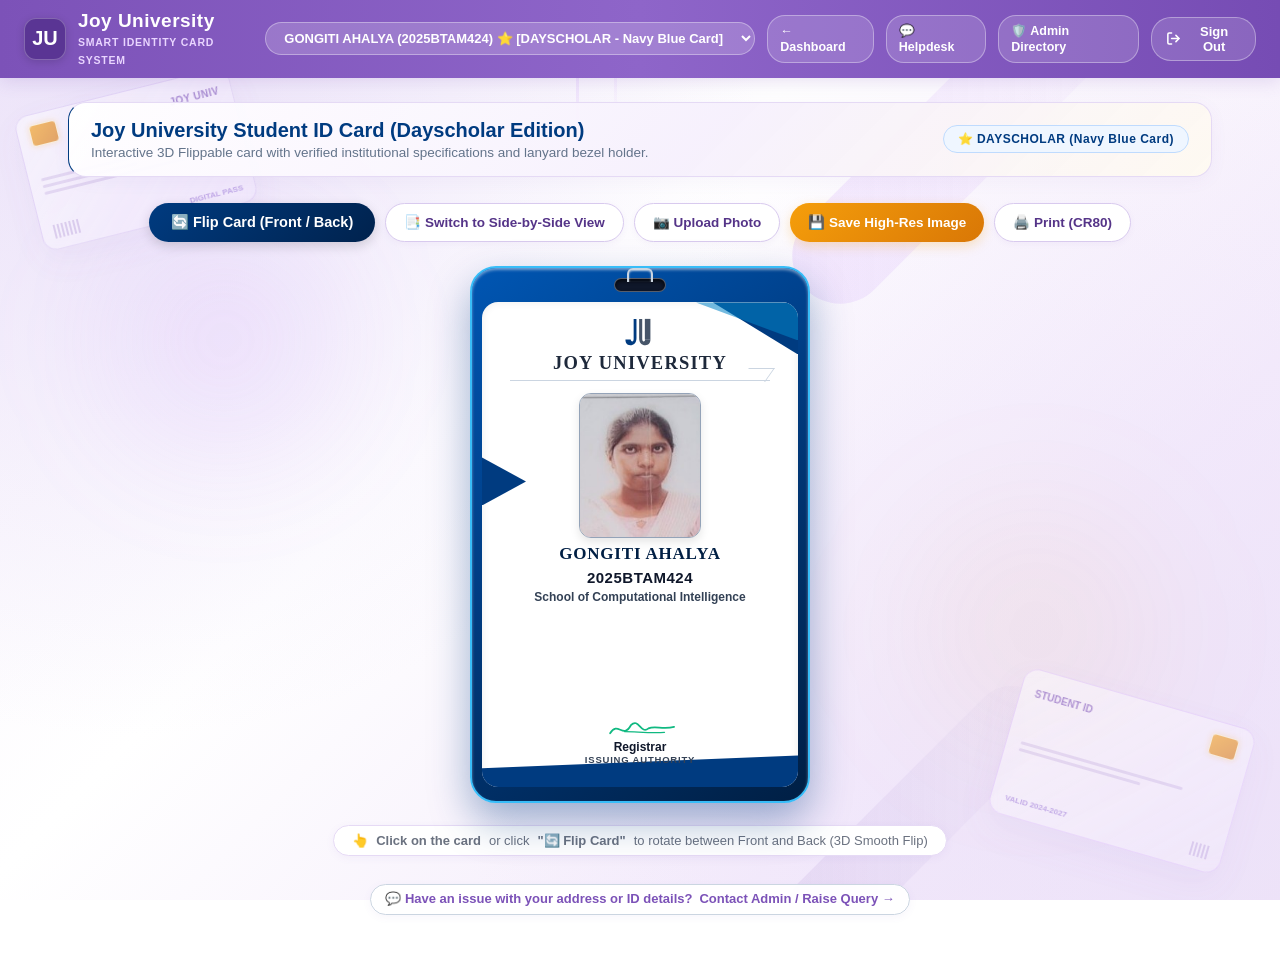
<file: index.html>
<!DOCTYPE html>
<html lang="en">
<head>
    <meta charset="UTF-8">
    <meta name="viewport" content="width=device-width, initial-scale=1.0">
    <title>Joy University - Official Student ID Card</title>
    <link rel="stylesheet" href="style.css">
</head>
<body>

<!-- BACKGROUND DECORATIONS -->
<div class="bg-decorations">
    <div class="decor-capsule-1"></div>
    <div class="decor-capsule-2"></div>
    <div class="decor-vert-line-1"></div>
    <div class="decor-vert-line-2"></div>
    <div class="decor-glow-sphere-1"></div>
    <div class="decor-glow-sphere-2"></div>
    <div class="bg-idcard-floating-1">
        <div style="display:flex; justify-content:space-between; align-items:center;">
            <div class="wire-card-chip"></div>
            <span style="font-size:10px; font-weight:800; color:#7c52b8; letter-spacing:0.5px;">JOY UNIV</span>
        </div>
        <div class="wire-card-lines">
            <div class="wire-card-line" style="width:70%;"></div>
            <div class="wire-card-line" style="width:50%;"></div>
            <div class="wire-card-line" style="width:85%;"></div>
        </div>
        <div style="display:flex; justify-content:space-between; align-items:flex-end;">
            <div class="wire-card-barcode">
                <span></span><span></span><span></span><span></span><span></span><span></span><span></span>
            </div>
            <span style="font-size:8px; color:#9d7bd8; font-weight:700;">DIGITAL PASS</span>
        </div>
    </div>
    <div class="bg-idcard-floating-2">
        <div style="display:flex; justify-content:space-between; align-items:center;">
            <span style="font-size:10px; font-weight:800; color:#7c52b8;">STUDENT ID</span>
            <div class="wire-card-chip"></div>
        </div>
        <div class="wire-card-lines">
            <div class="wire-card-line" style="width:80%;"></div>
            <div class="wire-card-line" style="width:60%;"></div>
        </div>
        <div style="display:flex; justify-content:space-between; align-items:flex-end;">
            <span style="font-size:8px; color:#9d7bd8; font-weight:700;">VALID 2024-2027</span>
            <div class="wire-card-barcode">
                <span></span><span></span><span></span><span></span><span></span>
            </div>
        </div>
    </div>
</div>

<header class="app-header">
    <a href="dashboard.html" class="brand-section">
        <div class="brand-logo">JU</div>
        <div class="brand-text">
            <h1>Joy University</h1>
            <span>Smart Identity Card System</span>
        </div>
    </a>

    <div class="header-actions">
        <!-- Quick Student Switcher for Prototype Evaluation -->
        <select id="quickStudentSelector" onchange="switchViewingStudent(this.value)" style="padding: 7px 14px; border-radius: 20px; border: 1px solid rgba(255,255,255,0.35); background: rgba(255,255,255,0.18); color: #fff; font-size: 13px; font-weight: 700; cursor: pointer; outline: none;">
            <!-- Options dynamically loaded -->
        </select>

        <a href="dashboard.html" class="btn btn-outline-white btn-icon">
            ← Dashboard
        </a>
        <a href="dashboard.html#helpdeskSection" class="btn btn-outline-white btn-icon" title="Raise query or issue with admin">
            💬 Helpdesk
        </a>
        <a href="admin.html" class="btn btn-outline-white btn-icon">
            🛡️ Admin Directory
        </a>
        <button class="btn-logout" onclick="Auth.logout()">
            <svg width="15" height="15" viewBox="0 0 24 24" fill="none" stroke="currentColor" stroke-width="2.5" stroke-linecap="round" stroke-linejoin="round"><path d="M9 21H5a2 2 0 0 1-2-2V5a2 2 0 0 1 2-2h4"></path><polyline points="16 17 21 12 16 7"></polyline><line x1="21" y1="12" x2="9" y2="12"></line></svg>
            Sign Out
        </button>
    </div>
</header>

<main class="main-content">

    <div class="banner-panel" id="pageBannerPanel" style="padding: 16px 22px; border-left-color: #003b80; transition: border-color 0.3s ease;">
        <div style="display: flex; justify-content: space-between; align-items: center; width: 100%; flex-wrap: wrap; gap: 12px;">
            <div>
                <h2 id="bannerTitle" style="font-size: 20px; color: #003b80; transition: color 0.3s ease;">Official Joy University Student ID Card (Portrait View)</h2>
                <p id="bannerDesc" style="color: #64748b; font-size: 13.5px; margin-top: 3px;">Interactive 3D Flippable card with verified institutional specifications and lanyard bezel holder.</p>
            </div>
            <div id="studentThemeBadge" style="background: #eff6ff; color: #003b80; border: 1px solid #bfdbfe; padding: 6px 14px; border-radius: 20px; font-weight: 800; font-size: 12px; letter-spacing: 0.5px; display: flex; align-items: center; gap: 6px;">
                ⭐ DAYSCHOLAR (Navy Blue Card)
            </div>
        </div>
    </div>

    <!-- MAIN ID CARD VIEWER (3D FLIP + SIDE-BY-SIDE MODE) -->
    <div class="card-viewer-container">

        <!-- INTERACTION CONTROLS BAR -->
        <div class="controls-bar" style="margin-bottom: 8px;">
            <button class="btn btn-navy" id="flipActionBtn" onclick="toggleCardFlip()" style="font-size: 14.5px; padding: 10px 22px; box-shadow: 0 4px 12px rgba(0,0,0,0.15);">
                <span id="flipBtnText">🔄 Flip Card (Front / Back)</span>
            </button>

            <button class="btn btn-secondary" id="viewModeBtn" onclick="toggleViewMode()" style="padding: 10px 18px;">
                📑 Switch to Side-by-Side View
            </button>

            <label for="idPhotoUploadInput" class="btn btn-secondary" style="cursor: pointer; padding: 10px 18px;">
                📷 Upload Photo
                <input type="file" id="idPhotoUploadInput" accept="image/*" style="display: none;" onchange="handleCardPhotoUpload(event)">
            </label>

            <button class="btn btn-gold" onclick="downloadIdCardImages()" style="padding: 10px 18px;">
                💾 Save High-Res Image
            </button>

            <button class="btn btn-secondary" onclick="window.print()" style="padding: 10px 18px;">
                🖨️ Print (CR80)
            </button>
        </div>

        <div class="card-display-wrapper" id="cardDisplayWrapper">
            
            <!-- 3D FLIPPABLE CONTAINER (PORTRAIT CR80 WITH LANYARD HOLDER) -->
            <div class="card-perspective-box card-theme-navy" id="cardPerspectiveBox" onclick="handleCardClick(event)" title="Click card to flip between Front and Back">
                <div class="card-flipper" id="cardFlipper">

                    <!-- ================= CARD FRONT (EXACT MATCH TO USER PHOTO media_1790251775943.jpg) ================= -->
                    <div class="card-flip-face face-front" id="cardFrontFaceWrap">
                        <div class="card-holder-frame">
                            <div class="holder-lanyard-slot" title="Lanyard Attachment Slot"></div>

                            <div class="card-badge card-front" id="cardFrontBadge">
                                <!-- Top Geometric Ribbons -->
                                <div class="card-front-top-ribbon-1"></div>
                                <div class="card-front-top-ribbon-2"></div>
                                <div class="card-front-mid-ribbon"></div>
                                <div class="card-front-bot-ribbon"></div>

                                <!-- OFFICIAL JOY UNIVERSITY LOGO -->
                                <div class="ju-official-logo">
                                    <div class="ju-logo-emblem">
                                        <svg viewBox="0 0 34 38" width="30" height="34" id="juEmblemSvg">
                                            <!-- Stylized J-curve with dynamic theme color -->
                                            <path id="juEmblemPathJ" d="M 13 3 L 13 25 C 13 30, 10 33, 6 33 C 2 33, 0.5 30, 0.5 26.5 L 6.5 26.5 C 6.5 27.8, 7.2 28.5, 8.2 28.5 C 9.2 28.5, 9.8 27.8, 9.8 25.5 L 9.8 3 Z" fill="#003b80"/>
                                            <!-- Dark Grey U-shape -->
                                            <path d="M 16 3 L 19.5 3 L 19.5 25.5 C 19.5 27.8, 20.2 28.5, 21.2 28.5 C 22.2 28.5, 22.8 27.8, 22.8 26.5 L 28.8 26.5 C 28.8 30, 27 33, 23 33 C 19 33, 16 30, 16 25 Z" fill="#475569"/>
                                            <rect x="22.5" y="3" width="6.3" height="23.5" fill="#475569"/>
                                        </svg>
                                    </div>
                                    <div class="ju-logo-title">JOY UNIVERSITY</div>
                                    <div class="ju-logo-underline"></div>
                                </div>

                                <!-- Centered Photo Frame -->
                                <div class="front-photo-container">
                                    <div class="front-photo-frame">
                                        <img id="cardPhotoImg" src="" alt="Student Photo">
                                    </div>
                                </div>

                                <!-- Student Details Block -->
                                <div class="front-details-block">
                                    <div class="front-student-name" id="cardName">GONGITI AHALYA</div>
                                    <div class="front-student-id" id="cardStudentId">2025BTAM424</div>
                                    <div class="front-school-name" id="cardSchool">School of Computational Intelligence</div>
                                </div>

                                <!-- Registrar Green Signature Block -->
                                <div class="front-signature-block">
                                    <svg viewBox="0 0 100 35" width="85" height="28" style="display:block; margin: 0 auto -2px auto;">
                                        <path d="M 12 24 C 22 8, 28 32, 38 14 C 48 4, 50 26, 60 18 C 68 14, 78 20, 92 16" stroke="#10b981" stroke-width="2.2" fill="none" stroke-linecap="round" stroke-linejoin="round"/>
                                        <path d="M 30 22 C 45 22, 60 24, 80 23" stroke="#10b981" stroke-width="1.6" fill="none" stroke-linecap="round"/>
                                    </svg>
                                    <div class="sig-registrar-text">Registrar</div>
                                    <div class="sig-authority-text">ISSUING AUTHORITY</div>
                                </div>
                            </div>
                        </div>
                    </div>

                    <!-- ================= CARD BACK (EXACT MATCH TO USER PHOTO media_1790165440845.jpg) ================= -->
                    <div class="card-flip-face face-back" id="cardBackFaceWrap">
                        <div class="card-holder-frame">
                            <div class="holder-lanyard-slot" title="Lanyard Attachment Slot"></div>

                            <div class="card-badge card-back" id="cardBackBadge">
                                <!-- Top Accent Ribbon -->
                                <div class="back-top-ribbon-1"></div>

                                <!-- Top Category / Hostel Banner Bar -->
                                <div class="back-hostel-banner" id="cardBackBanner">
                                    <span id="cardBannerText">Category : DAYSCHOLAR</span>
                                </div>

                                <!-- Details Block (Batch, Blood Group, DOB, Address) -->
                                <div class="back-details-section">
                                    <table class="back-info-table">
                                        <tr>
                                            <td class="lbl">Batch</td>
                                            <td class="sep">:</td>
                                            <td class="val" id="cardBatch">2025-26</td>
                                        </tr>
                                        <tr>
                                            <td class="lbl">Blood Group</td>
                                            <td class="sep">:</td>
                                            <td class="val" id="cardBloodGroup">O+</td>
                                        </tr>
                                        <tr>
                                            <td class="lbl">Date of Birth</td>
                                            <td class="sep">:</td>
                                            <td class="val" id="cardDOB">15/03/2007</td>
                                        </tr>
                                        <tr>
                                            <td class="lbl">Address</td>
                                            <td class="sep">:</td>
                                            <td class="val" id="cardAddress">7 90, EDULAPALLI, MUDIGUBBA, ANANTAPUR 515511</td>
                                        </tr>
                                    </table>
                                </div>

                                <!-- INSTRUCTIONS Section (Exact text from photo) -->
                                <div class="back-instructions-section">
                                    <div class="back-heading-theme">INSTRUCTIONS</div>
                                    <ul class="back-instruction-bullets">
                                        <li>
                                            <span class="bullet-dot">•</span>
                                            <span>This Identity Card is non-transferable.</span>
                                        </li>
                                        <li>
                                            <span class="bullet-dot">•</span>
                                            <span>If this ID card is lost/found kindly return to theissuing authority.</span>
                                        </li>
                                        <li>
                                            <span class="bullet-dot">•</span>
                                            <span>This card must be worn visibly by studentduring his or her presence in JoyUniversity premises. It must be shown toauthorizedpersonnel as and whenrequested.</span>
                                        </li>
                                    </ul>
                                </div>

                                <!-- CONTACT Section (Exact text from photo) -->
                                <div class="back-contact-section">
                                    <div class="back-heading-theme">CONTACT</div>
                                    <div class="back-contact-row">
                                        <span class="contact-theme-icon">📞</span>
                                        <span id="cardContactPhone">+91 4637 - 231812</span>
                                    </div>
                                    <div class="back-contact-row">
                                        <span class="contact-theme-icon">✉️</span>
                                        <span id="cardContactEmail">oor@joyuniversity.edu.in</span>
                                    </div>
                                </div>

                                <!-- Barcode Section -->
                                <div class="back-barcode-container">
                                    <div id="cardBarcodeSvg">
                                        <!-- Dynamic Code-128 SVG Barcode -->
                                    </div>
                                    <div class="back-bottom-ribbon"></div>
                                </div>
                            </div>
                        </div>
                    </div>

                </div>
            </div>

            <div class="flip-hint-badge" id="flipHintBadge">
                👆 <strong>Click on the card</strong> or click <strong>"🔄 Flip Card"</strong> to rotate between Front and Back (3D Smooth Flip)
            </div>

            <div style="margin-top: 14px; text-align: center;">
                <a href="dashboard.html#helpdeskSection" class="btn btn-secondary btn-sm" style="background: rgba(255,255,255,0.95); border: 1.5px solid #cbd5e1; box-shadow: var(--shadow-sm); font-size: 13px; color: var(--primary);">
                    💬 Have an issue with your address or ID details? <strong>Contact Admin / Raise Query →</strong>
                </a>
            </div>

        </div>

    </div>

</main>

<script src="script.js"></script>
<script>
    let currentStudent = null;

    // Load active session or fallback to default student
    function initCard() {
        const session = Storage.getSession();
        let studentId = session.userId;

        // Populate student switcher dropdown with clear Theme indicators
        const allStudents = Storage.getAllStudents();
        const switcher = document.getElementById("quickStudentSelector");
        switcher.innerHTML = "";
        
        allStudents.forEach(st => {
            const opt = document.createElement("option");
            opt.value = st.studentId;
            const isAhalya = (st.studentId === "2025BTAM424" || (st.name && st.name.toUpperCase().includes("AHALYA")));
            const themeTag = isAhalya ? "⭐ [DAYSCHOLAR - Navy Blue Card]" : "[HOSTEL - Red Card]";
            opt.textContent = `${st.name} (${st.studentId}) ${themeTag}`;
            if (studentId && st.studentId.toLowerCase() === studentId.toLowerCase()) {
                opt.selected = true;
            }
            switcher.appendChild(opt);
        });

        // Default to Ahalya first if no specific student is active
        if (!studentId || !Storage.getStudentById(studentId)) {
            studentId = "2025BTAM424"; // Gongiti Ahalya
            Storage.setSession(studentId, 'student');
            if (switcher.value !== studentId) {
                switcher.value = studentId;
            }
        }

        loadStudentCard(studentId);

        // Check if print query parameter is present
        const urlParams = new URLSearchParams(window.location.search);
        if (urlParams.get("action") === "print") {
            setTimeout(() => window.print(), 600);
        }
    }

    function loadStudentCard(studentId) {
        currentStudent = Storage.getStudentById(studentId);
        if (!currentStudent) return;

        // Check if viewing Gongiti Ahalya (Dayscholar with Navy Blue Card)
        const isAhalya = (currentStudent.studentId === "2025BTAM424" || 
                          currentStudent.cardTheme === "navy" || 
                          (currentStudent.name && currentStudent.name.toUpperCase().includes("AHALYA")));

        const cardBox = document.getElementById("cardPerspectiveBox");
        const juEmblemPath = document.getElementById("juEmblemPathJ");
        const bannerPanel = document.getElementById("pageBannerPanel");
        const bannerTitle = document.getElementById("bannerTitle");
        const themeBadge = document.getElementById("studentThemeBadge");
        const flipBtn = document.getElementById("flipActionBtn");

        if (isAhalya) {
            // Apply Navy Blue Theme ONLY for Gongiti Ahalya
            cardBox.classList.remove("card-theme-red");
            cardBox.classList.add("card-theme-navy");

            juEmblemPath.setAttribute("fill", "#003b80");
            bannerPanel.style.borderLeftColor = "#003b80";
            bannerTitle.style.color = "#003b80";
            bannerTitle.textContent = "Joy University Student ID Card (Dayscholar Edition)";
            
            themeBadge.style.background = "#eff6ff";
            themeBadge.style.color = "#003b80";
            themeBadge.style.borderColor = "#bfdbfe";
            themeBadge.innerHTML = "⭐ DAYSCHOLAR (Navy Blue Card)";

            flipBtn.className = "btn btn-navy";
            document.getElementById("cardBannerText").textContent = "Category : DAYSCHOLAR";
        } else {
            // Apply University Red Theme for Hostellers / Other students
            cardBox.classList.remove("card-theme-navy");
            cardBox.classList.add("card-theme-red");

            juEmblemPath.setAttribute("fill", "#b91c1c");
            bannerPanel.style.borderLeftColor = "#b91c1c";
            bannerTitle.style.color = "#b91c1c";
            bannerTitle.textContent = "Joy University Student ID Card (Hosteller Edition)";

            themeBadge.style.background = "#fee2e2";
            themeBadge.style.color = "#991b1b";
            themeBadge.style.borderColor = "#fca5a5";
            themeBadge.innerHTML = "● HOSTEL (DEVASAHAYAM - Red Card)";

            flipBtn.className = "btn btn-red";
            document.getElementById("cardBannerText").textContent = "Hostel Name : " + (currentStudent.hostel || "DEVASAHAYAM");
        }

        // Populate Front Details (matching physical card)
        document.getElementById("cardName").textContent = currentStudent.name.toUpperCase();
        document.getElementById("cardStudentId").textContent = currentStudent.studentId;
        document.getElementById("cardSchool").textContent = currentStudent.school || currentStudent.department || "School of Computational Intelligence";

        // Populate Back Details (matching physical card)
        document.getElementById("cardBatch").textContent = currentStudent.batch || "2025-26";
        document.getElementById("cardBloodGroup").textContent = currentStudent.bloodGroup || "O+";
        document.getElementById("cardDOB").textContent = currentStudent.dob;
        document.getElementById("cardAddress").textContent = currentStudent.address || "7 90, EDULAPALLI, MUDIGUBBA, ANANTAPUR 515511";
        document.getElementById("cardContactPhone").textContent = currentStudent.phone || "+91 4637 - 231812";
        document.getElementById("cardContactEmail").textContent = currentStudent.email || "oor@joyuniversity.edu.in";

        // Photo loading (strictly constrained so it never overflows)
        const photo = Storage.getPhoto(currentStudent.studentId);
        const photoImg = document.getElementById("cardPhotoImg");
        photoImg.src = photo || generateSvgAvatar(currentStudent.name);

        // Barcode generation
        document.getElementById("cardBarcodeSvg").innerHTML = generateBarcodeSvg(currentStudent.studentId);
    }

    // Interactive Card Flip Logic
    function handleCardClick(event) {
        // If in side-by-side mode, don't flip on click
        const wrapper = document.getElementById("cardDisplayWrapper");
        if (wrapper.classList.contains("side-by-side-mode")) return;
        toggleCardFlip();
    }

    function toggleCardFlip() {
        const flipper = document.getElementById("cardFlipper");
        flipper.classList.toggle("is-flipped");
        const isFlipped = flipper.classList.contains("is-flipped");
        document.getElementById("flipBtnText").textContent = isFlipped ? "🔄 Flip to Front Side" : "🔄 Flip to Back Side";
    }

    function toggleViewMode() {
        const wrapper = document.getElementById("cardDisplayWrapper");
        const isSideBySide = wrapper.classList.toggle("side-by-side-mode");
        const modeBtn = document.getElementById("viewModeBtn");
        const flipBtn = document.getElementById("flipActionBtn");
        const hint = document.getElementById("flipHintBadge");

        if (isSideBySide) {
            modeBtn.textContent = "🎴 Switch to 3D Flip Mode";
            flipBtn.style.display = "none";
            hint.innerHTML = "📄 <strong>Side-by-Side Mode</strong>: Both Front and Back card faces visible simultaneously";
        } else {
            modeBtn.textContent = "📑 Switch to Side-by-Side View";
            flipBtn.style.display = "inline-flex";
            hint.innerHTML = "👆 <strong>Click on the card</strong> or click <strong>'🔄 Flip Card'</strong> to rotate between Front and Back (3D Smooth Flip)";
        }
    }

    function switchViewingStudent(newId) {
        Storage.setSession(newId, 'student');
        loadStudentCard(newId);
    }

    function handleCardPhotoUpload(e) {
        const file = e.target.files[0];
        if (!file) return;

        if (!file.type.startsWith("image/")) {
            alert("Please select a valid image file.");
            return;
        }

        const reader = new FileReader();
        reader.onload = function(evt) {
            const photoData = evt.target.result;
            Storage.savePhoto(currentStudent.studentId, photoData);
            document.getElementById("cardPhotoImg").src = photoData;
            alert("Photo saved successfully for " + currentStudent.name);
        };
        reader.readAsDataURL(file);
    }

    // High-Resolution HTML5 Canvas Card Image Downloader (Portrait Side-by-Side Format)
    function downloadIdCardImages() {
        if (!currentStudent) return;

        const isAhalya = (currentStudent.studentId === "2025BTAM424" || 
                          currentStudent.cardTheme === "navy" || 
                          (currentStudent.name && currentStudent.name.toUpperCase().includes("AHALYA")));

        const themePrimary = isAhalya ? "#003b80" : "#b91c1c";
        const themeDark = isAhalya ? "#001f44" : "#881337";

        const canvas = document.createElement("canvas");
        const ctx = canvas.getContext("2d");
        const scale = 2; // High-DPI 2x
        const cardW = 340;
        const cardH = 510;
        
        canvas.width = (cardW * 2 + 70) * scale;
        canvas.height = (cardH + 70) * scale;
        ctx.scale(scale, scale);

        // Canvas Background
        ctx.fillStyle = "#f8fafc";
        ctx.fillRect(0, 0, cardW * 2 + 70, cardH + 70);

        // Draw Front Card on Left
        drawFrontCardCanvas(ctx, 25, 25, cardW, cardH, currentStudent, themePrimary, themeDark);
        // Draw Back Card on Right
        drawBackCardCanvas(ctx, cardW + 45, 25, cardW, cardH, currentStudent, themePrimary, isAhalya);

        // Title text at bottom
        ctx.fillStyle = "#64748b";
        ctx.font = "bold 12px system-ui, sans-serif";
        ctx.textAlign = "center";
        ctx.fillText(`Joy University Official Student Identity Card • ${currentStudent.name} (${currentStudent.studentId})`, (cardW * 2 + 70) / 2, cardH + 52);

        // Trigger Download
        const link = document.createElement("a");
        link.download = `ID_Card_${currentStudent.studentId}_${currentStudent.name.replace(/\s+/g, '_')}.png`;
        link.href = canvas.toDataURL("image/png");
        link.click();
    }

    function drawFrontCardCanvas(ctx, x, y, w, h, student, themeColor, themeDark) {
        ctx.save();
        ctx.beginPath();
        ctx.roundRect(x, y, w, h, 16);
        ctx.clip();

        // White background
        ctx.fillStyle = "#ffffff";
        ctx.fillRect(x, y, w, h);

        // Top ribbons
        ctx.fillStyle = themeColor;
        ctx.beginPath();
        ctx.moveTo(x + w, y);
        ctx.lineTo(x + w - 85, y);
        ctx.lineTo(x + w, y + 52);
        ctx.fill();

        ctx.fillStyle = isAhalyaColor(themeColor) ? "rgba(2, 132, 199, 0.55)" : "rgba(239, 68, 68, 0.55)";
        ctx.beginPath();
        ctx.moveTo(x + w, y);
        ctx.lineTo(x + w - 120, y);
        ctx.lineTo(x + w, y + 38);
        ctx.fill();

        // Mid-left ribbon
        ctx.fillStyle = themeColor;
        ctx.beginPath();
        ctx.moveTo(x, y + 155);
        ctx.lineTo(x + 44, y + 179);
        ctx.lineTo(x, y + 203);
        ctx.fill();

        // Bottom ribbon
        ctx.fillStyle = themeColor;
        ctx.beginPath();
        ctx.moveTo(x, y + h - 16);
        ctx.lineTo(x + w, y + h - 36);
        ctx.lineTo(x + w, y + h);
        ctx.lineTo(x, y + h);
        ctx.fill();

        // Logo Emblem
        ctx.fillStyle = themeColor;
        ctx.fillRect(x + w/2 - 12, y + 18, 9, 20);
        ctx.fillStyle = "#475569";
        ctx.fillRect(x + w/2 + 2, y + 18, 9, 20);

        ctx.fillStyle = "#1e293b";
        ctx.font = "bold 16px 'Times New Roman', serif";
        ctx.textAlign = "center";
        ctx.fillText("JOY UNIVERSITY", x + w/2, y + 54);

        ctx.strokeStyle = "#cbd5e1";
        ctx.lineWidth = 1;
        ctx.beginPath();
        ctx.moveTo(x + 30, y + 62);
        ctx.lineTo(x + w - 30, y + 62);
        ctx.stroke();

        // Photo Frame
        const px = x + w/2 - 61;
        const py = y + 78;
        ctx.fillStyle = "#f8fafc";
        ctx.fillRect(px, py, 122, 145);
        ctx.strokeStyle = "#94a3b8";
        ctx.lineWidth = 1.5;
        ctx.strokeRect(px, py, 122, 145);

        const img = document.getElementById("cardPhotoImg");
        if (img && img.complete && img.naturalWidth > 0) {
            ctx.drawImage(img, px, py, 122, 145);
        }

        // Student Details
        ctx.fillStyle = themeDark;
        ctx.font = "bold 16px 'Times New Roman', serif";
        ctx.textAlign = "center";
        ctx.fillText(student.name.toUpperCase(), x + w/2, y + 252);

        ctx.fillStyle = "#0f172a";
        ctx.font = "bold 14px system-ui, sans-serif";
        ctx.fillText(student.studentId, x + w/2, y + 274);

        ctx.fillStyle = "#334155";
        ctx.font = "600 12px system-ui, sans-serif";
        ctx.fillText(student.school || student.department || "School of Computational Intelligence", x + w/2, y + 296);

        // Signature
        ctx.strokeStyle = "#10b981";
        ctx.lineWidth = 2;
        ctx.beginPath();
        ctx.moveTo(x + w/2 - 35, y + 430);
        ctx.bezierCurveTo(x + w/2 - 15, y + 410, x + w/2, y + 435, x + w/2 + 35, y + 420);
        ctx.stroke();

        ctx.fillStyle = "#0f172a";
        ctx.font = "bold 12px system-ui, sans-serif";
        ctx.fillText("Registrar", x + w/2, y + 448);

        ctx.fillStyle = "#334155";
        ctx.font = "bold 9.5px system-ui, sans-serif";
        ctx.fillText("ISSUING AUTHORITY", x + w/2, y + 462);

        ctx.restore();
        ctx.strokeStyle = themeColor;
        ctx.lineWidth = 2;
        ctx.strokeRect(x, y, w, h);
    }

    function isAhalyaColor(col) {
        return col === "#003b80";
    }

    function drawBackCardCanvas(ctx, x, y, w, h, student, themeColor, isAhalya) {
        ctx.save();
        ctx.beginPath();
        ctx.roundRect(x, y, w, h, 16);
        ctx.clip();

        // White background
        ctx.fillStyle = "#ffffff";
        ctx.fillRect(x, y, w, h);

        // Top ribbon
        ctx.fillStyle = themeColor;
        ctx.beginPath();
        ctx.moveTo(x + w - 40, y);
        ctx.lineTo(x + w - 160, y);
        ctx.lineTo(x + w - 180, y + 16);
        ctx.lineTo(x + w - 20, y + 16);
        ctx.fill();

        // Banner bar
        ctx.fillStyle = themeColor;
        ctx.fillRect(x, y + 20, w, 28);
        ctx.fillStyle = "#ffffff";
        ctx.font = "bold 12px system-ui, sans-serif";
        ctx.textAlign = "center";
        const bannerTxt = isAhalya ? "Category : DAYSCHOLAR" : ("Hostel Name : " + (student.hostel || "DEVASAHAYAM"));
        ctx.fillText(bannerTxt, x + w/2, y + 38);

        // Details Block
        ctx.textAlign = "left";
        const tx = x + 20;
        let ty = y + 74;

        const details = [
            ["Batch", ": " + (student.batch || "2025-26")],
            ["Blood Group", ": " + (student.bloodGroup || "O+")],
            ["Date of Birth", ": " + student.dob],
            ["Address", ": " + (student.address || "7 90, EDULAPALLI, MUDIGUBBA, ANANTAPUR 515511")]
        ];

        details.forEach(([lbl, val]) => {
            ctx.fillStyle = "#1e293b";
            ctx.font = "600 11.5px system-ui, sans-serif";
            ctx.fillText(lbl, tx, ty);
            ctx.fillStyle = "#0f172a";
            ctx.font = "bold 11.5px system-ui, sans-serif";
            
            if (lbl === "Address") {
                const words = val.split(' ');
                let line = "";
                let addY = ty;
                for (let i = 0; i < words.length; i++) {
                    const testLine = line + words[i] + " ";
                    if (ctx.measureText(testLine).width > 200 && i > 0) {
                        ctx.fillText(line, tx + 88, addY);
                        line = words[i] + " ";
                        addY += 15;
                    } else {
                        line = testLine;
                    }
                }
                ctx.fillText(line, tx + 88, addY);
                ty = addY + 18;
            } else {
                ctx.fillText(val, tx + 88, ty);
                ty += 18;
            }
        });

        // INSTRUCTIONS
        ctx.fillStyle = themeColor;
        ctx.font = "bold 12.5px 'Times New Roman', serif";
        ctx.fillText("INSTRUCTIONS", tx, ty + 10);

        ctx.fillStyle = "#1e293b";
        ctx.font = "9.5px system-ui, sans-serif";
        const bullets = [
            "• This Identity Card is non-transferable.",
            "• If this ID card is lost/found kindly return to theissuing authority.",
            "• This card must be worn visibly by studentduring his or her presence in Joy premises."
        ];
        let by = ty + 28;
        bullets.forEach(b => {
            ctx.fillText(b, tx, by);
            by += 15;
        });

        // CONTACT
        ctx.fillStyle = themeColor;
        ctx.font = "bold 12.5px 'Times New Roman', serif";
        ctx.fillText("CONTACT", tx, by + 12);

        ctx.fillStyle = "#0f172a";
        ctx.font = "bold 11px system-ui, sans-serif";
        ctx.fillText("📞 +91 4637 - 231812", tx, by + 30);
        ctx.fillText("✉️ oor@joyuniversity.edu.in", tx, by + 46);

        // Barcode area
        ctx.fillStyle = "#ffffff";
        ctx.fillRect(x + 20, y + h - 55, w - 40, 40);
        ctx.fillStyle = "#1e293b";
        let barX = x + 35;
        for (let b = 0; b < 36; b++) {
            const bw = (b % 4 === 0) ? 3 : (b % 3 === 0 ? 2 : 1);
            ctx.fillRect(barX, y + h - 50, bw, 24);
            barX += bw + 4;
        }

        ctx.textAlign = "center";
        ctx.font = "bold 9px monospace";
        ctx.fillText(student.studentId, x + w / 2, y + h - 18);

        ctx.restore();
        ctx.strokeStyle = themeColor;
        ctx.lineWidth = 2;
        ctx.strokeRect(x, y, w, h);
    }

    // Initialize on page load
    window.addEventListener("DOMContentLoaded", initCard);
</script>

</body>
</html>
</file>
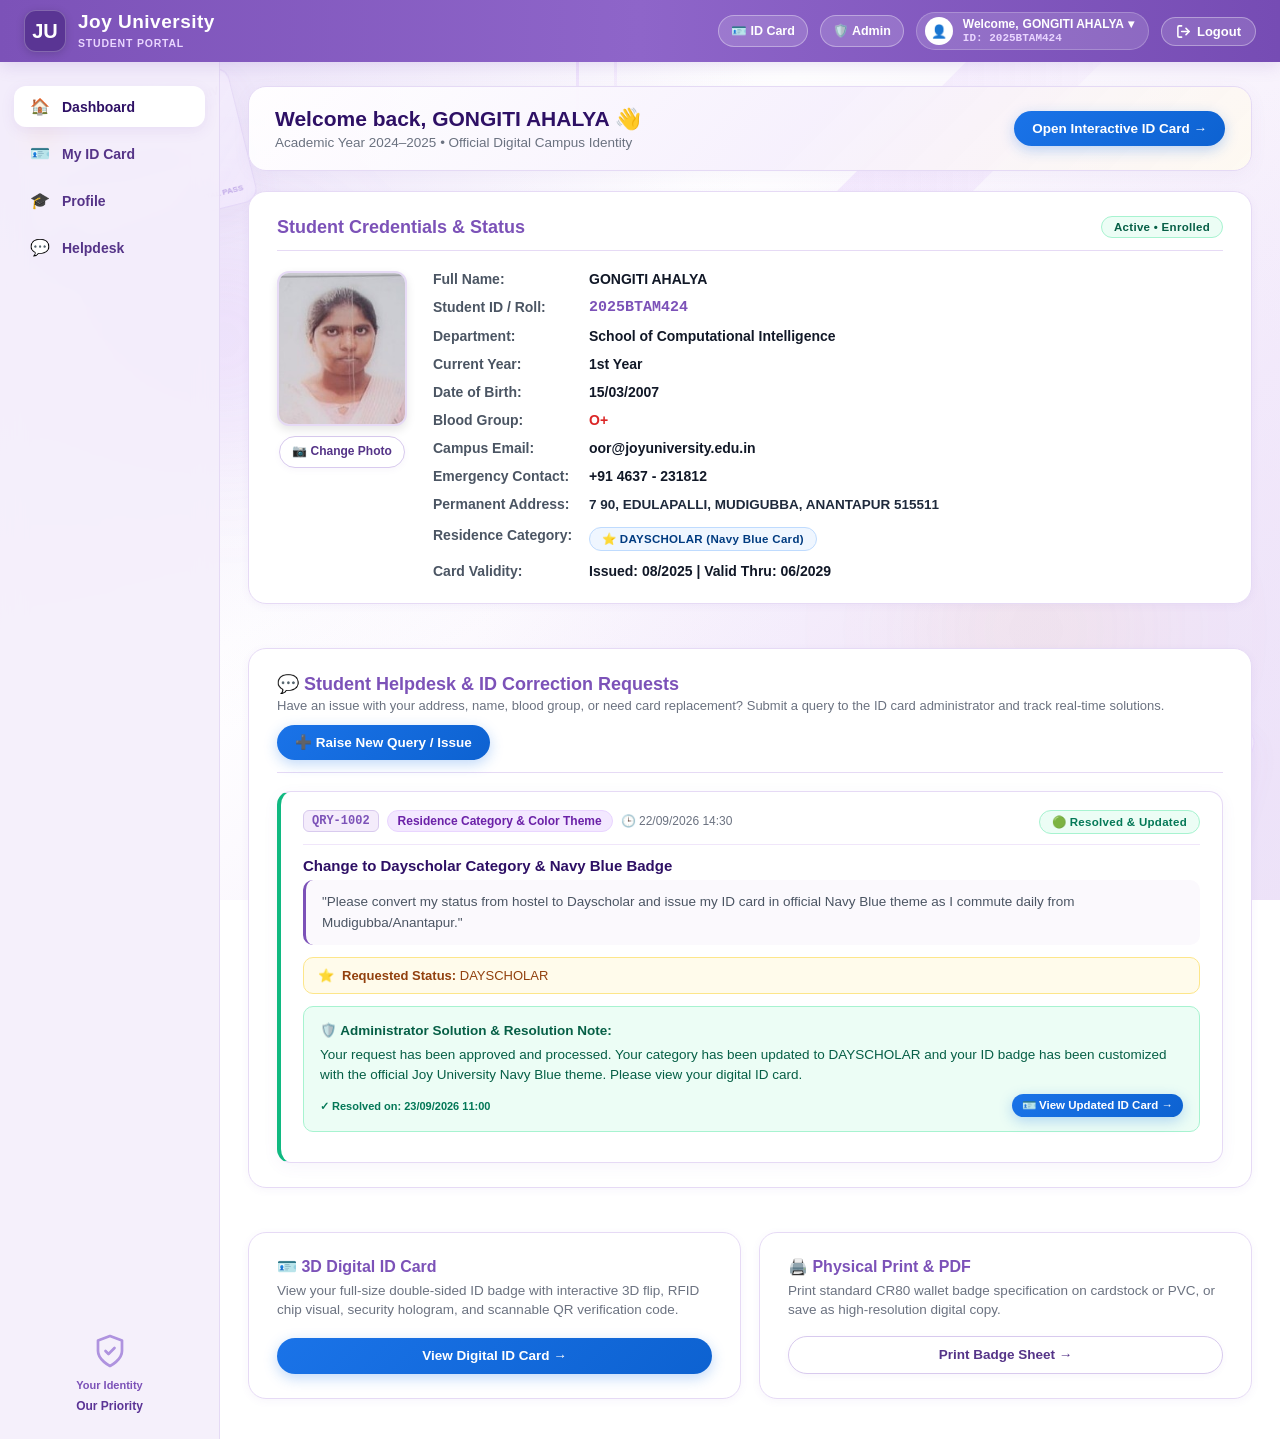
<file: dashboard.html>
<!DOCTYPE html>
<html lang="en">
<head>
    <meta charset="UTF-8">
    <meta name="viewport" content="width=device-width, initial-scale=1.0">
    <title>Joy University - Student Dashboard</title>
    <link rel="stylesheet" href="style.css">
</head>
<body>

<!-- BACKGROUND DECORATIONS -->
<div class="bg-decorations">
    <div class="decor-capsule-1"></div>
    <div class="decor-capsule-2"></div>
    <div class="decor-vert-line-1"></div>
    <div class="decor-vert-line-2"></div>
    <div class="decor-glow-sphere-1"></div>
    <div class="decor-glow-sphere-2"></div>
    <div class="bg-idcard-floating-1">
        <div style="display:flex; justify-content:space-between; align-items:center;">
            <div class="wire-card-chip"></div>
            <span style="font-size:10px; font-weight:800; color:#7c52b8; letter-spacing:0.5px;">JOY UNIV</span>
        </div>
        <div class="wire-card-lines">
            <div class="wire-card-line" style="width:70%;"></div>
            <div class="wire-card-line" style="width:50%;"></div>
            <div class="wire-card-line" style="width:85%;"></div>
        </div>
        <div style="display:flex; justify-content:space-between; align-items:flex-end;">
            <div class="wire-card-barcode">
                <span></span><span></span><span></span><span></span><span></span><span></span><span></span>
            </div>
            <span style="font-size:8px; color:#9d7bd8; font-weight:700;">DIGITAL PASS</span>
        </div>
    </div>
    <div class="bg-idcard-floating-2">
        <div style="display:flex; justify-content:space-between; align-items:center;">
            <span style="font-size:10px; font-weight:800; color:#7c52b8;">STUDENT ID</span>
            <div class="wire-card-chip"></div>
        </div>
        <div class="wire-card-lines">
            <div class="wire-card-line" style="width:80%;"></div>
            <div class="wire-card-line" style="width:60%;"></div>
        </div>
        <div style="display:flex; justify-content:space-between; align-items:flex-end;">
            <span style="font-size:8px; color:#9d7bd8; font-weight:700;">VALID 2024-2027</span>
            <div class="wire-card-barcode">
                <span></span><span></span><span></span><span></span><span></span>
            </div>
        </div>
    </div>
</div>

<header class="app-header">
    <a href="dashboard.html" class="brand-section">
        <div class="brand-logo">JU</div>
        <div class="brand-text">
            <h1>Joy University</h1>
            <span>Student Portal</span>
        </div>
    </a>

    <div class="header-actions">
        <a href="index.html" class="btn btn-outline-white btn-icon" title="View 3D Interactive ID Card">
            🪪 ID Card
        </a>
        <a href="admin.html" class="btn btn-outline-white btn-icon" title="Switch to Administrative View">
            🛡️ Admin
        </a>
        <div class="header-user-profile">
            <div class="header-user-avatar">👤</div>
            <div class="header-user-text">
                <span class="header-user-name">Welcome, <span id="headerStudentName">Student</span> ▾</span>
                <span class="header-user-id" id="headerStudentId">ID: 2025BTAM424</span>
            </div>
        </div>
        <button class="btn-logout" onclick="Auth.logout()">
            <svg width="15" height="15" viewBox="0 0 24 24" fill="none" stroke="currentColor" stroke-width="2.5" stroke-linecap="round" stroke-linejoin="round"><path d="M9 21H5a2 2 0 0 1-2-2V5a2 2 0 0 1 2-2h4"></path><polyline points="16 17 21 12 16 7"></polyline><line x1="21" y1="12" x2="9" y2="12"></line></svg>
            Logout
        </button>
    </div>
</header>

<div class="app-layout-wrapper">
    <!-- LEFT SIDEBAR (Matching Reference Image) -->
    <aside class="app-sidebar">
        <div class="sidebar-nav-list">
            <a href="dashboard.html" class="sidebar-nav-item active">
                <span class="nav-icon">🏠</span>
                <span>Dashboard</span>
            </a>
            <a href="index.html" class="sidebar-nav-item">
                <span class="nav-icon">🪪</span>
                <span>My ID Card</span>
            </a>
            <a href="#profileSection" class="sidebar-nav-item">
                <span class="nav-icon">🎓</span>
                <span>Profile</span>
            </a>
            <a href="#helpdeskSection" class="sidebar-nav-item">
                <span class="nav-icon">💬</span>
                <span>Helpdesk</span>
            </a>
        </div>

        <div class="sidebar-footer-brand">
            <svg class="sidebar-shield-icon" viewBox="0 0 24 24" fill="none" stroke="currentColor" stroke-width="1.8" stroke-linecap="round" stroke-linejoin="round">
                <path d="M12 22s8-4 8-10V5l-8-3-8 3v7c0 6 8 10 8 10z"/>
                <path d="m9 12 2 2 4-4"/>
            </svg>
            <div style="font-size: 11px; color: #7c52b8;">Your Identity</div>
            <div style="font-size: 12px; font-weight: 800; color: #5b3496;">Our Priority</div>
        </div>
    </aside>

    <main class="main-content">

    <!-- WELCOME BANNER -->
    <div class="banner-panel">
        <div>
            <h2>Welcome back, <span id="welcomeName">Student</span> 👋</h2>
            <p>Academic Year 2024–2025 • Official Digital Campus Identity</p>
        </div>
        <a href="index.html" class="btn btn-primary">
            Open Interactive ID Card →
        </a>
    </div>

    <!-- STUDENT PROFILE & CREDENTIALS OVERVIEW -->
    <div class="card-panel" id="profileSection">
        <div style="display: flex; justify-content: space-between; align-items: center; margin-bottom: 20px; border-bottom: 1px solid var(--border); padding-bottom: 12px;">
            <h3 style="color: var(--primary); font-size: 18px; font-weight: 700;">Student Credentials & Status</h3>
            <span class="status-pill status-active" id="badgeStatus">Active • Enrolled</span>
        </div>

        <div style="display: flex; flex-wrap: wrap; gap: 26px; align-items: flex-start;">
            <!-- Profile Photo Box -->
            <div style="display: flex; flex-direction: column; align-items: center; gap: 10px;">
                <div class="student-photo-frame" style="width: 130px; height: 155px; border-width: 2.5px; border-radius: 12px; overflow: hidden; position: relative; background: #f1f5f9; box-shadow: 0 4px 10px rgba(0,0,0,0.1);">
                    <img id="profilePhoto" src="" alt="Student Profile Photo" style="width: 100%; height: 100%; object-fit: cover; display: block;">
                </div>
                <label for="quickPhotoUpload" class="btn btn-secondary btn-icon" style="font-size: 12px; cursor: pointer;">
                    📷 Change Photo
                    <input type="file" id="quickPhotoUpload" accept="image/*" style="display: none;" onchange="handlePhotoUpload(event)">
                </label>
            </div>

            <!-- Details Grid -->
            <div style="flex: 1; min-width: 280px;">
                <div class="info-grid" style="grid-template-columns: 140px 1fr; row-gap: 12px; font-size: 14px;">
                    <div class="lbl">Full Name:</div>
                    <div class="val" id="profileFullName">-</div>

                    <div class="lbl">Student ID / Roll:</div>
                    <div class="val" style="font-family: monospace; font-size: 15px; color: var(--primary);" id="profileStudentId">-</div>

                    <div class="lbl">Department:</div>
                    <div class="val" id="profileDepartment">-</div>

                    <div class="lbl">Current Year:</div>
                    <div class="val" id="profileYear">-</div>

                    <div class="lbl">Date of Birth:</div>
                    <div class="val" id="profileDOB">-</div>

                    <div class="lbl">Blood Group:</div>
                    <div class="val" style="color: #dc2626;" id="profileBloodGroup">-</div>

                    <div class="lbl">Campus Email:</div>
                    <div class="val" id="profileEmail">-</div>

                    <div class="lbl">Emergency Contact:</div>
                    <div class="val" id="profilePhone">-</div>

                    <div class="lbl">Permanent Address:</div>
                    <div class="val" id="profileAddress" style="font-size: 13.5px; line-height: 1.4; color: #1e293b;">-</div>

                    <div class="lbl">Residence Category:</div>
                    <div class="val" id="profileCategory">-</div>

                    <div class="lbl">Card Validity:</div>
                    <div class="val" id="profileValidity">Valid Thru: 06/2027</div>
                </div>
            </div>
        </div>
    </div>

    <!-- STUDENT QUERIES & HELPDESK MODULE -->
    <div class="card-panel" id="helpdeskSection" style="margin-top: 24px;">
        <div style="display: flex; justify-content: space-between; align-items: center; margin-bottom: 18px; border-bottom: 1px solid var(--border); padding-bottom: 12px; flex-wrap: wrap; gap: 12px;">
            <div>
                <h3 style="color: var(--primary); font-size: 18px; font-weight: 700; display: flex; align-items: center; gap: 8px;">
                    💬 Student Helpdesk & ID Correction Requests
                </h3>
                <p style="font-size: 13px; color: var(--text-muted); margin-top: 3px;">
                    Have an issue with your address, name, blood group, or need card replacement? Submit a query to the ID card administrator and track real-time solutions.
                </p>
            </div>
            <button class="btn btn-primary" onclick="openRaiseQueryModal()">
                ➕ Raise New Query / Issue
            </button>
        </div>

        <!-- Student Submitted Queries History -->
        <div id="studentQueriesHistory" class="queries-container">
            <!-- Dynamically populated via JavaScript -->
        </div>
    </div>

    <!-- QUICK ACTIONS -->
    <div style="display: grid; grid-template-columns: repeat(auto-fit, minmax(280px, 1fr)); gap: 18px; margin-top: 24px;">
        <div class="card-panel" style="display: flex; flex-direction: column; justify-content: space-between;">
            <div>
                <h4 style="color: var(--primary); font-size: 16px; margin-bottom: 6px;">🪪 3D Digital ID Card</h4>
                <p style="font-size: 13.5px; color: var(--text-muted); line-height: 1.4;">
                    View your full-size double-sided ID badge with interactive 3D flip, RFID chip visual, security hologram, and scannable QR verification code.
                </p>
            </div>
            <a href="index.html" class="btn btn-primary" style="margin-top: 16px;">
                View Digital ID Card →
            </a>
        </div>

        <div class="card-panel" style="display: flex; flex-direction: column; justify-content: space-between;">
            <div>
                <h4 style="color: var(--primary); font-size: 16px; margin-bottom: 6px;">🖨️ Physical Print & PDF</h4>
                <p style="font-size: 13.5px; color: var(--text-muted); line-height: 1.4;">
                    Print standard CR80 wallet badge specification on cardstock or PVC, or save as high-resolution digital copy.
                </p>
            </div>
            <a href="index.html?action=print" class="btn btn-secondary" style="margin-top: 16px;">
                Print Badge Sheet →
            </a>
        </div>
    </div>

</main>
</div>

<!-- =======================================================
     MODAL: RAISE NEW QUERY / CORRECTION REQUEST
     ======================================================= -->
<div class="modal-overlay" id="raiseQueryModal">
    <div class="modal-box" style="max-width: 600px;">
        <div class="modal-header">
            <h3>Submit ID Query / Correction Request</h3>
            <button class="modal-close" onclick="closeRaiseQueryModal()">&times;</button>
        </div>

        <form id="raiseQueryForm" onsubmit="handleStudentSubmitQuery(event)">
            <div class="modal-body">
                <div style="background: #f8fafc; border-radius: 8px; padding: 10px 14px; margin-bottom: 16px; border: 1px solid var(--border); font-size: 13px; color: var(--text-muted);">
                    Submitting request for: <strong id="queryModalStudentName" style="color: var(--primary);">Student Name</strong> (<span id="queryModalStudentId" style="font-family: monospace;">ID</span>)
                </div>

                <div class="form-group">
                    <label for="queryCategory">Query / Request Category *</label>
                    <select id="queryCategory" class="form-control" onchange="handleCategorySelectionChange()" required>
                        <option value="Address Correction">📍 Address Correction / Change</option>
                        <option value="Residence Category & Color Theme">⭐ Change Residence Status (Dayscholar / Hostel)</option>
                        <option value="Blood Group Correction">🩸 Blood Group Correction</option>
                        <option value="Name / Details Correction">👤 Name Spelling / Department Correction</option>
                        <option value="Lost / Damaged ID Card">🪪 Lost / Damaged Card Replacement</option>
                        <option value="General ID Issue">❓ Other ID Card Query</option>
                    </select>
                </div>

                <div class="form-group">
                    <label for="querySubject">Subject / Short Summary *</label>
                    <input type="text" id="querySubject" class="form-control" placeholder="e.g. Request to update permanent address" required>
                </div>

                <!-- Proposed Value Field (Dynamically tailored) -->
                <div class="form-group" id="proposedChangeGroup">
                    <label for="queryProposedValue" id="proposedLabel">Requested New Address *</label>
                    <textarea id="queryProposedValue" class="form-control" rows="2" placeholder="e.g. Flat 402, Green Avenue Residency, Hyderabad, TS 500081"></textarea>
                    <small style="color: var(--text-muted); font-size: 11.5px;">Enter the exact new data you want printed on your official Joy University ID card.</small>
                </div>

                <div class="form-group">
                    <label for="queryMessage">Detailed Explanation / Reason *</label>
                    <textarea id="queryMessage" class="form-control" rows="3" placeholder="Provide full details or reasons for this request to assist the ID administrator..." required></textarea>
                </div>
            </div>

            <div class="modal-footer">
                <button type="button" class="btn btn-secondary" onclick="closeRaiseQueryModal()">Cancel</button>
                <button type="submit" class="btn btn-primary" id="btnSubmitQuery">
                    📨 Send Query to Admin
                </button>
            </div>
        </form>
    </div>
</div>

<script src="script.js"></script>
<script>
    // URL parameter helper for prototype demo & testing
    const urlParams = new URLSearchParams(window.location.search);
    if (urlParams.get("studentId")) {
        Storage.setSession(urlParams.get("studentId"), 'student');
    } else if (!Storage.getSession().userId || Storage.getSession().role !== 'student') {
        // Default to GONGITI AHALYA for direct prototype evaluation
        Storage.setSession("2025BTAM424", 'student');
    }

    // Ensure student is logged in
    const student = Auth.requireStudentAuth();
    if (student) {
        renderStudentDashboard();
        if (urlParams.has("raiseQuery")) {
            openRaiseQueryModal();
        }
    }

    function renderStudentDashboard() {
        const currentStudent = Storage.getStudentById(student.studentId) || student;

        document.getElementById("headerStudentName").textContent = currentStudent.name;
        if (document.getElementById("headerStudentId")) {
            document.getElementById("headerStudentId").textContent = "ID: " + currentStudent.studentId;
        }
        document.getElementById("welcomeName").textContent = currentStudent.name;
        document.getElementById("profileFullName").textContent = currentStudent.name;
        document.getElementById("profileStudentId").textContent = currentStudent.studentId;
        document.getElementById("profileDepartment").textContent = currentStudent.department;
        document.getElementById("profileYear").textContent = currentStudent.year;
        document.getElementById("profileDOB").textContent = currentStudent.dob;
        document.getElementById("profileBloodGroup").textContent = currentStudent.bloodGroup;
        document.getElementById("profileEmail").textContent = currentStudent.email || `${currentStudent.studentId.toLowerCase()}@joyuniversity.edu.in`;
        document.getElementById("profilePhone").textContent = currentStudent.phone || "+91 4637 - 231812";
        
        // Permanent Address & Category
        document.getElementById("profileAddress").textContent = currentStudent.address || "Joy University Campus, Vadakkankulam, TN";
        const isDayscholar = currentStudent.category === 'DAYSCHOLAR' || currentStudent.cardTheme === 'navy' || (currentStudent.name && currentStudent.name.toUpperCase().includes('AHALYA'));
        document.getElementById("profileCategory").innerHTML = isDayscholar 
            ? '<span class="status-pill" style="background:#eff6ff;color:#003b80;border:1px solid #bfdbfe;font-weight:700;">⭐ DAYSCHOLAR (Navy Blue Card)</span>' 
            : `<span class="status-pill" style="background:#fef2f2;color:#991b1b;border:1px solid #fecaca;font-weight:700;">🏠 HOSTEL (${currentStudent.hostel || 'DEVASAHAYAM'} - Red Card)</span>`;

        document.getElementById("profileValidity").textContent = `Issued: ${currentStudent.issueDate || '08/2024'} | Valid Thru: ${currentStudent.validThru || '06/2027'}`;

        // Load photo or generated SVG avatar
        const savedPhoto = Storage.getPhoto(currentStudent.studentId);
        document.getElementById("profilePhoto").src = savedPhoto || generateSvgAvatar(currentStudent.name);

        // Render Queries History
        renderStudentQueries(currentStudent.studentId);
    }

    function renderStudentQueries(studentId) {
        const container = document.getElementById("studentQueriesHistory");
        if (!container) return;
        container.innerHTML = "";

        const queries = Storage.getQueriesByStudentId(studentId);

        if (queries.length === 0) {
            container.innerHTML = `
                <div style="text-align: center; padding: 32px 20px; background: #f8fafc; border-radius: 12px; border: 1.5px dashed var(--border);">
                    <div style="font-size: 32px; margin-bottom: 6px;">📋</div>
                    <h4 style="font-size: 15px; color: var(--text-main); margin-bottom: 4px;">No Queries Submitted Yet</h4>
                    <p style="font-size: 13px; color: var(--text-muted); margin-bottom: 14px;">
                        If any details on your ID card (such as your address, name, or photo) require correction, you can submit a query directly to the administration.
                    </p>
                    <button class="btn btn-secondary btn-sm" onclick="openRaiseQueryModal()">
                        ➕ Raise Your First Query
                    </button>
                </div>
            `;
            return;
        }

        queries.forEach(q => {
            const isPending = q.status === "Pending";
            const isResolved = q.status === "Resolved";
            const card = document.createElement("div");
            card.className = `query-card ${isPending ? 'pending' : 'resolved'}`;

            // Proposed change badge
            let proposedHtml = "";
            if (q.proposedData && Object.keys(q.proposedData).length > 0) {
                if (q.proposedData.address) {
                    proposedHtml = `
                        <div class="proposed-change-box">
                            <span>📍</span>
                            <div><strong>Requested Address:</strong> ${q.proposedData.address}</div>
                        </div>
                    `;
                } else if (q.proposedData.bloodGroup) {
                    proposedHtml = `
                        <div class="proposed-change-box">
                            <span>🩸</span>
                            <div><strong>Requested Blood Group:</strong> ${q.proposedData.bloodGroup}</div>
                        </div>
                    `;
                } else if (q.proposedData.category) {
                    proposedHtml = `
                        <div class="proposed-change-box">
                            <span>⭐</span>
                            <div><strong>Requested Status:</strong> ${q.proposedData.category}</div>
                        </div>
                    `;
                }
            }

            // Resolution block
            let resolutionBlockHtml = "";
            if (isResolved && q.adminSolution) {
                resolutionBlockHtml = `
                    <div class="admin-solution-display">
                        <div style="font-weight: 700; margin-bottom: 4px; display: flex; align-items: center; gap: 6px;">
                            🛡️ Administrator Solution & Resolution Note:
                        </div>
                        <div style="font-size: 13.5px; line-height: 1.45;">${q.adminSolution}</div>
                        <div style="display: flex; justify-content: space-between; align-items: center; margin-top: 10px; flex-wrap: wrap; gap: 8px;">
                            <span style="font-size: 11px; color: #047857; font-weight: 600;">
                                ✓ Resolved on: ${q.resolvedAt || 'Verified & Updated'}
                            </span>
                            <a href="index.html" class="btn btn-primary btn-sm" style="font-size: 11.5px; padding: 4px 10px;">
                                🪪 View Updated ID Card →
                            </a>
                        </div>
                    </div>
                `;
            } else if (isPending) {
                resolutionBlockHtml = `
                    <div style="background: #fffbeb; border: 1px solid #fef3c7; border-radius: 8px; padding: 10px 14px; font-size: 12.5px; color: #92400e; margin-top: 10px;">
                        ⏳ <strong>Under Review:</strong> Your query has been received by the Joy University ID administration. Once the admin resolves it and updates your details, the solution will appear here.
                    </div>
                `;
            }

            card.innerHTML = `
                <div class="query-card-header">
                    <div style="display: flex; align-items: center; gap: 8px; flex-wrap: wrap;">
                        <span class="query-id-tag">${q.queryId}</span>
                        <span class="query-category-tag">${q.category}</span>
                        <span style="font-size: 12px; color: var(--text-muted);">🕒 ${q.createdAt}</span>
                    </div>
                    <div>
                        ${isPending 
                            ? '<span class="status-pill" style="background:#fef3c7; color:#b45309; border:1px solid #fde68a;">🟡 Pending Admin Review</span>' 
                            : '<span class="status-pill" style="background:#ecfdf5; color:#047857; border:1px solid #a7f3d0;">🟢 Resolved & Updated</span>'}
                    </div>
                </div>

                <div class="query-subject">${q.subject}</div>
                <div class="query-message-text">"${q.message}"</div>
                ${proposedHtml}
                ${resolutionBlockHtml}
            `;

            container.appendChild(card);
        });
    }

    // Modal Handlers
    function openRaiseQueryModal() {
        document.getElementById("queryModalStudentName").textContent = student.name;
        document.getElementById("queryModalStudentId").textContent = student.studentId;
        document.getElementById("raiseQueryForm").reset();
        handleCategorySelectionChange();
        document.getElementById("raiseQueryModal").classList.add("active");
    }

    function closeRaiseQueryModal() {
        document.getElementById("raiseQueryModal").classList.remove("active");
    }

    function handleCategorySelectionChange() {
        const cat = document.getElementById("queryCategory").value;
        const proposedLabel = document.getElementById("proposedLabel");
        const proposedInput = document.getElementById("queryProposedValue");
        const subjectInput = document.getElementById("querySubject");

        if (cat === "Address Correction") {
            proposedLabel.textContent = "📍 Requested New Permanent Residential Address *";
            proposedInput.placeholder = "e.g. Flat 402, Green Avenue Residency, Hyderabad, TS 500081";
            subjectInput.value = "Request to update permanent residential address";
        } else if (cat === "Residence Category & Color Theme") {
            proposedLabel.textContent = "⭐ Desired Category (Dayscholar or Hostel) *";
            proposedInput.placeholder = "e.g. Dayscholar (Navy Blue badge) / Hostel (Devasahayam)";
            subjectInput.value = "Request to update residence category to Dayscholar";
        } else if (cat === "Blood Group Correction") {
            proposedLabel.textContent = "🩸 Correct Blood Group / Date of Birth *";
            proposedInput.placeholder = "e.g. Correct Blood Group: B-";
            subjectInput.value = "Correction of blood group on student ID card";
        } else if (cat === "Name / Details Correction") {
            proposedLabel.textContent = "👤 Correct Spelling of Name / Department *";
            proposedInput.placeholder = "e.g. Exact Full Name: " + student.name;
            subjectInput.value = "Correction of spelling in student name";
        } else {
            proposedLabel.textContent = "Requested Detail / Correction (Optional)";
            proposedInput.placeholder = "Enter any specific detail you would like updated...";
            subjectInput.value = "";
        }
    }

    function handleStudentSubmitQuery(e) {
        e.preventDefault();
        const category = document.getElementById("queryCategory").value;
        const subject = document.getElementById("querySubject").value.trim();
        const message = document.getElementById("queryMessage").value.trim();
        const proposedValue = document.getElementById("queryProposedValue").value.trim();

        const proposedData = {};
        if (category === "Address Correction" && proposedValue) {
            proposedData.address = proposedValue;
        } else if (category === "Blood Group Correction" && proposedValue) {
            proposedData.bloodGroup = proposedValue;
        } else if (category.includes("Residence") && proposedValue) {
            proposedData.category = proposedValue.toUpperCase().includes("DAY") ? "DAYSCHOLAR" : "HOSTEL";
            proposedData.cardTheme = proposedData.category === "DAYSCHOLAR" ? "navy" : "red";
        }

        const newQ = Storage.addQuery({
            studentId: student.studentId,
            studentName: student.name,
            department: student.department,
            category: category,
            subject: subject,
            message: message,
            proposedData: proposedData
        });

        closeRaiseQueryModal();
        renderStudentQueries(student.studentId);

        alert(`✅ Your query (${newQ.queryId}) has been successfully submitted to the ID administration!\n\nYou can track the admin's response and record updates right here.`);
    }

    function handlePhotoUpload(e) {
        const file = e.target.files[0];
        if (!file) return;

        if (!file.type.startsWith("image/")) {
            alert("Please select a valid image file.");
            return;
        }

        const reader = new FileReader();
        reader.onload = function(evt) {
            const photoData = evt.target.result;
            Storage.savePhoto(student.studentId, photoData);
            document.getElementById("profilePhoto").src = photoData;
            alert("Profile photo updated successfully!");
        };
        reader.readAsDataURL(file);
    }
</script>

</body>
</html>
</file>
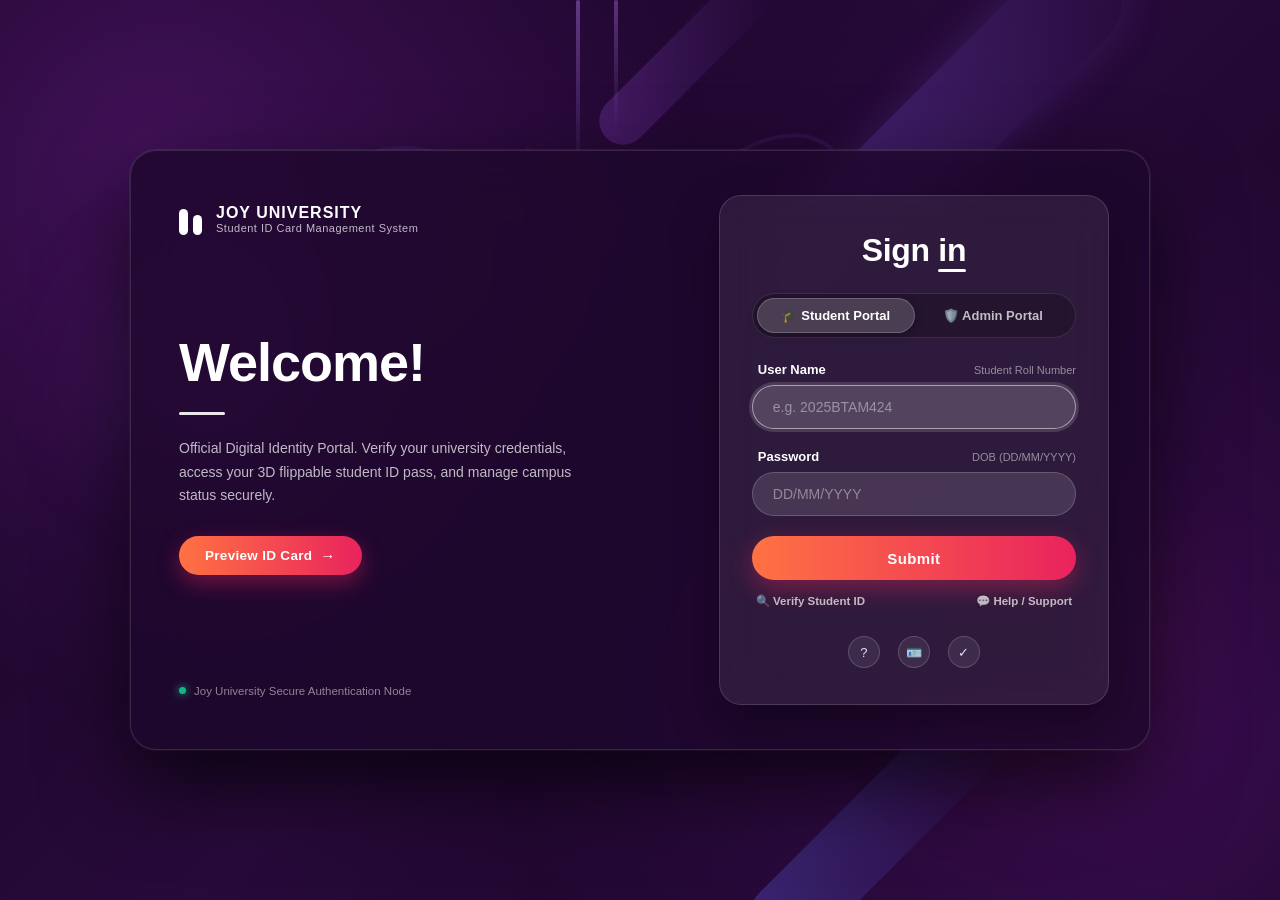
<file: dom_dump.html>
<!DOCTYPE html>
<html lang="en"><head>
    <meta charset="UTF-8">
    <meta name="viewport" content="width=device-width, initial-scale=1.0">
    <title>Joy University - Student ID Card Management System</title>
    <link rel="stylesheet" href="style.css">
    <style>
        /* ==========================================================
           JOY UNIVERSITY - MODERN VIOLET / PLUM GEOMETRIC DESIGN
           Inspired by Dribbble Modern Glassmorphism Portal Design
           ========================================================== */

        :root {
            --bg-deep-violet: #160422;
            --bg-midnight-plum: #280a3a;
            --bg-plum-glow: #3d1054;
            --card-glass-bg: rgba(255, 255, 255, 0.08);
            --card-glass-border: rgba(255, 255, 255, 0.14);
            --input-glass-bg: rgba(255, 255, 255, 0.12);
            --input-glass-border: rgba(255, 255, 255, 0.18);
            --coral-gradient-start: #ff7243;
            --coral-gradient-end: #e9235e;
            --coral-glow: rgba(233, 35, 94, 0.42);
            --text-pure: #ffffff;
            --text-muted: rgba(255, 255, 255, 0.72);
            --text-subtle: rgba(255, 255, 255, 0.5);
            --pill-glow-violet: rgba(147, 51, 234, 0.35);
            --pill-glow-blue: rgba(99, 102, 241, 0.28);
        }

        * {
            box-sizing: border-box;
            margin: 0;
            padding: 0;
            font-family: -apple-system, BlinkMacSystemFont, "Segoe UI", Roboto, Helvetica, Arial, sans-serif;
        }

        /* ----------------------------------------------------------
           CANVAS & BACKGROUND ATMOSPHERE
           Deep rich plum/violet with ambient radial glows
           ---------------------------------------------------------- */
        body.geometric-portal-body {
            min-height: 100vh;
            margin: 0;
            padding: 24px 16px;
            display: flex;
            align-items: center;
            justify-content: center;
            background: radial-gradient(circle at 12% 18%, #411158 0%, transparent 40%),
                        radial-gradient(circle at 88% 82%, #380d4f 0%, transparent 45%),
                        radial-gradient(circle at 50% 50%, #200630 0%, transparent 70%),
                        linear-gradient(135deg, var(--bg-deep-violet) 0%, var(--bg-midnight-plum) 50%, #13031d 100%);
            position: relative;
            overflow-x: hidden;
            overflow-y: auto;
            width: 100%;
        }

        /* Abstract Background Floating Shapes */
        .bg-decorations {
            position: fixed;
            top: 0;
            left: 0;
            width: 100%;
            height: 100%;
            pointer-events: none;
            z-index: 0;
            overflow: hidden;
        }

        /* Giant Angled Translucent Capsule 1 */
        .decor-capsule-1 {
            position: absolute;
            width: 480px;
            height: 96px;
            border-radius: 48px;
            background: linear-gradient(135deg, rgba(139, 92, 246, 0.38) 0%, rgba(67, 20, 107, 0.05) 100%);
            transform: rotate(-45deg);
            top: 10%;
            right: 8%;
            box-shadow: 0 0 45px rgba(139, 92, 246, 0.18);
        }

        /* Angled Translucent Capsule 2 with Soft Blue Tint */
        .decor-capsule-2 {
            position: absolute;
            width: 340px;
            height: 76px;
            border-radius: 38px;
            background: linear-gradient(135deg, rgba(99, 102, 241, 0.32) 0%, rgba(30, 10, 60, 0.08) 100%);
            transform: rotate(-45deg);
            bottom: 4%;
            right: 18%;
        }

        /* Small Angled Capsule 3 */
        .decor-capsule-3 {
            position: absolute;
            width: 220px;
            height: 48px;
            border-radius: 24px;
            background: linear-gradient(135deg, rgba(168, 85, 247, 0.25) 0%, transparent 100%);
            transform: rotate(-45deg);
            top: 4%;
            right: 38%;
        }

        /* Vertical Accent Lines in Center Top */
        .decor-vert-line-1 {
            position: absolute;
            top: 0;
            left: 45%;
            width: 3.5px;
            height: 180px;
            background: linear-gradient(to bottom, rgba(192, 132, 252, 0.4) 0%, transparent 100%);
            border-radius: 2px;
        }

        .decor-vert-line-2 {
            position: absolute;
            top: 0;
            left: 48%;
            width: 3.5px;
            height: 130px;
            background: linear-gradient(to bottom, rgba(192, 132, 252, 0.35) 0%, transparent 100%);
            border-radius: 2px;
        }

        /* Smooth Wavy Line SVG Art */
        .decor-wavy-svg {
            position: absolute;
            top: 8%;
            left: 20%;
            width: 580px;
            height: 380px;
            opacity: 0.35;
        }

        /* Ambient Glow Blobs */
        .decor-glow-sphere-1 {
            position: absolute;
            width: 300px;
            height: 300px;
            border-radius: 50%;
            background: radial-gradient(circle, rgba(168, 85, 247, 0.22) 0%, transparent 70%);
            top: 25%;
            left: 5%;
            filter: blur(50px);
        }

        .decor-glow-sphere-2 {
            position: absolute;
            width: 340px;
            height: 340px;
            border-radius: 50%;
            background: radial-gradient(circle, rgba(233, 35, 94, 0.18) 0%, transparent 70%);
            bottom: 10%;
            right: 5%;
            filter: blur(60px);
        }

        /* ----------------------------------------------------------
           MAIN SHOWCASE CARD (CONTAINER)
           ---------------------------------------------------------- */
        .portal-showcase-card {
            width: 100%;
            max-width: 1020px;
            min-height: 580px;
            background: rgba(30, 8, 44, 0.82);
            backdrop-filter: blur(25px);
            -webkit-backdrop-filter: blur(25px);
            border: 1px solid rgba(255, 255, 255, 0.12);
            border-radius: 26px;
            box-shadow: 0 35px 85px rgba(0, 0, 0, 0.68),
                        0 0 0 1px rgba(255, 255, 255, 0.08);
            display: flex;
            position: relative;
            z-index: 1;
            overflow: hidden;
            animation: cardFadeIn 0.45s cubic-bezier(0.16, 1, 0.3, 1) forwards;
        }

        @keyframes cardFadeIn {
            from {
                opacity: 0;
                transform: translateY(18px) scale(0.98);
            }
            to {
                opacity: 1;
                transform: translateY(0) scale(1);
            }
        }

        /* ----------------------------------------------------------
           LEFT COLUMN: WELCOME & BRAND
           ---------------------------------------------------------- */
        .showcase-left-panel {
            flex: 1.1;
            padding: 52px 48px;
            display: flex;
            flex-direction: column;
            justify-content: space-between;
            position: relative;
            z-index: 2;
        }

        /* Logo: Two vertical rounded bars matching the reference */
        .brand-crest-group {
            display: flex;
            align-items: center;
            gap: 14px;
        }

        .brand-glyph {
            display: flex;
            align-items: flex-end;
            gap: 5px;
            height: 32px;
        }

        .brand-glyph .bar-1 {
            width: 9px;
            height: 26px;
            background: #ffffff;
            border-radius: 5px;
        }

        .brand-glyph .bar-2 {
            width: 9px;
            height: 20px;
            background: #ffffff;
            border-radius: 5px;
        }

        .brand-text-header {
            display: flex;
            flex-direction: column;
        }

        .brand-text-header .uni-name {
            font-size: 16px;
            font-weight: 800;
            letter-spacing: 1px;
            text-transform: uppercase;
            color: #ffffff;
        }

        .brand-text-header .uni-tagline {
            font-size: 11px;
            color: var(--text-muted);
            letter-spacing: 0.5px;
        }

        /* Hero Welcome Content */
        .welcome-hero-content {
            margin: 36px 0;
        }

        .welcome-hero-title {
            font-size: 54px;
            font-weight: 800;
            color: #ffffff;
            letter-spacing: -1px;
            line-height: 1.08;
            margin: 0;
        }

        .welcome-accent-bar {
            width: 46px;
            height: 3.5px;
            background: #ffffff;
            border-radius: 2px;
            margin: 20px 0 22px 0;
            opacity: 0.9;
        }

        .welcome-description {
            font-size: 14px;
            line-height: 1.68;
            color: var(--text-muted);
            max-width: 400px;
            margin: 0 0 28px 0;
        }

        /* Pill Action Button (Learn More / Preview ID Card) */
        .btn-learn-more {
            display: inline-flex;
            align-items: center;
            justify-content: center;
            gap: 8px;
            background: linear-gradient(90deg, var(--coral-gradient-start) 0%, var(--coral-gradient-end) 100%);
            color: #ffffff;
            text-decoration: none;
            padding: 11px 26px;
            border-radius: 30px;
            font-size: 13.5px;
            font-weight: 700;
            letter-spacing: 0.3px;
            box-shadow: 0 8px 22px var(--coral-glow);
            transition: all 0.25s ease;
            width: fit-content;
        }

        .btn-learn-more:hover {
            transform: translateY(-2px);
            filter: brightness(1.1);
            box-shadow: 0 12px 28px var(--coral-glow);
        }

        /* Bottom Status Badge */
        .welcome-footer-badge {
            display: inline-flex;
            align-items: center;
            gap: 8px;
            font-size: 11.5px;
            color: var(--text-subtle);
            padding-top: 12px;
        }

        .status-dot-pulse {
            width: 7px;
            height: 7px;
            background: #10b981;
            border-radius: 50%;
            box-shadow: 0 0 8px #10b981;
        }

        /* ----------------------------------------------------------
           RIGHT COLUMN: FROSTED GLASS LOGIN BOX
           ---------------------------------------------------------- */
        .showcase-right-panel {
            flex: 0.95;
            padding: 44px 40px;
            display: flex;
            align-items: center;
            justify-content: center;
            position: relative;
            z-index: 2;
        }

        .glass-signin-card {
            width: 100%;
            max-width: 420px;
            background: var(--card-glass-bg);
            backdrop-filter: blur(24px);
            -webkit-backdrop-filter: blur(24px);
            border: 1px solid var(--card-glass-border);
            border-radius: 22px;
            padding: 36px 32px;
            box-shadow: 0 20px 48px rgba(0, 0, 0, 0.36);
        }

        /* Sign in Title with Accent Underline on "in" */
        .signin-header-box {
            text-align: center;
            margin-bottom: 24px;
        }

        .signin-title {
            font-size: 32px;
            font-weight: 800;
            color: #ffffff;
            letter-spacing: -0.3px;
            display: inline-block;
            margin: 0;
            position: relative;
        }

        .signin-title .underline-in {
            position: relative;
            display: inline-block;
        }

        .signin-title .underline-in::after {
            content: "";
            position: absolute;
            bottom: -3px;
            left: 0;
            width: 100%;
            height: 3px;
            background: #ffffff;
            border-radius: 2px;
        }

        /* Role Switcher Tabs (Student Portal vs Admin Portal) */
        .portal-role-tabs {
            display: flex;
            background: rgba(0, 0, 0, 0.22);
            border: 1px solid rgba(255, 255, 255, 0.1);
            border-radius: 30px;
            padding: 4px;
            margin-bottom: 24px;
        }

        .portal-role-tab {
            flex: 1;
            padding: 9px 12px;
            font-size: 13px;
            font-weight: 700;
            border: none;
            background: transparent;
            color: var(--text-muted);
            border-radius: 24px;
            cursor: pointer;
            transition: all 0.22s ease;
            display: flex;
            align-items: center;
            justify-content: center;
            gap: 6px;
        }

        .portal-role-tab.active {
            background: rgba(255, 255, 255, 0.18);
            color: #ffffff;
            box-shadow: 0 2px 10px rgba(0, 0, 0, 0.25);
            border: 1px solid rgba(255, 255, 255, 0.2);
        }

        .portal-role-tab:hover:not(.active) {
            color: #ffffff;
            background: rgba(255, 255, 255, 0.08);
        }

        /* Form Controls: Translucent Glass Pills */
        .glass-form-group {
            margin-bottom: 20px;
        }

        .glass-form-group label {
            display: flex;
            justify-content: space-between;
            align-items: baseline;
            font-size: 13px;
            font-weight: 700;
            color: #ffffff;
            margin-bottom: 8px;
            padding-left: 6px;
        }

        .glass-form-group label .field-hint {
            font-size: 11px;
            font-weight: 500;
            color: var(--text-subtle);
        }

        .glass-input-wrapper {
            position: relative;
            width: 100%;
        }

        .glass-pill-input {
            width: 100%;
            padding: 13px 20px;
            background: var(--input-glass-bg);
            border: 1px solid var(--input-glass-border);
            border-radius: 28px;
            font-size: 14px;
            font-weight: 600;
            color: #ffffff;
            outline: none;
            transition: all 0.22s ease;
            box-sizing: border-box;
        }

        .glass-pill-input::placeholder {
            color: rgba(255, 255, 255, 0.42);
            font-weight: 500;
        }

        .glass-pill-input:focus {
            background: rgba(255, 255, 255, 0.18);
            border-color: rgba(255, 255, 255, 0.5);
            box-shadow: 0 0 0 3px rgba(255, 255, 255, 0.14);
        }

        /* Real-Time Student Found Badge */
        .student-found-badge {
            display: none;
            margin-top: 7px;
            padding: 6px 14px;
            background: rgba(16, 185, 129, 0.2);
            border: 1px solid rgba(16, 185, 129, 0.45);
            border-radius: 20px;
            font-size: 12px;
            font-weight: 600;
            color: #a7f3d0;
            align-items: center;
            gap: 6px;
            animation: badgeSlide 0.25s ease forwards;
        }

        .student-found-badge strong {
            color: #ffffff;
            font-weight: 700;
        }

        @keyframes badgeSlide {
            from { opacity: 0; transform: translateY(-4px); }
            to { opacity: 1; transform: translateY(0); }
        }

        /* Error Alert Banner */
        .glass-alert-banner {
            display: none;
            padding: 10px 16px;
            border-radius: 14px;
            font-size: 12.5px;
            font-weight: 600;
            margin-bottom: 18px;
            line-height: 1.4;
            background: rgba(239, 68, 68, 0.24);
            color: #fecdd3;
            border: 1px solid rgba(239, 68, 68, 0.48);
            backdrop-filter: blur(8px);
            animation: alertShake 0.3s ease-in-out;
        }

        @keyframes alertShake {
            0%, 100% { transform: translateX(0); }
            25% { transform: translateX(-3px); }
            75% { transform: translateX(3px); }
        }

        /* Coral-Pink Gradient Submit Pill Button (Exact Match to Image) */
        .btn-coral-submit {
            width: 100%;
            background: linear-gradient(90deg, var(--coral-gradient-start) 0%, var(--coral-gradient-end) 100%);
            color: #ffffff;
            border: none;
            padding: 13.5px 22px;
            font-size: 15px;
            font-weight: 700;
            border-radius: 30px;
            cursor: pointer;
            display: flex;
            align-items: center;
            justify-content: center;
            gap: 8px;
            box-shadow: 0 8px 24px var(--coral-glow);
            transition: all 0.25s cubic-bezier(0.16, 1, 0.3, 1);
            letter-spacing: 0.4px;
            margin-top: 10px;
        }

        .btn-coral-submit:hover {
            transform: translateY(-2px);
            filter: brightness(1.1);
            box-shadow: 0 12px 30px var(--coral-glow);
        }

        .btn-coral-submit:active {
            transform: translateY(0);
        }

        /* Social / Utility Icons Row Matching Image Bottom */
        .glass-social-row {
            display: flex;
            align-items: center;
            justify-content: center;
            gap: 18px;
            margin-top: 22px;
            padding-top: 6px;
        }

        .social-circle-link {
            width: 32px;
            height: 32px;
            border-radius: 50%;
            display: flex;
            align-items: center;
            justify-content: center;
            color: rgba(255, 255, 255, 0.85);
            font-size: 13px;
            text-decoration: none;
            background: rgba(255, 255, 255, 0.08);
            border: 1px solid rgba(255, 255, 255, 0.16);
            transition: all 0.2s ease;
            cursor: pointer;
        }

        .social-circle-link:hover {
            color: #ffffff;
            background: rgba(255, 255, 255, 0.22);
            transform: translateY(-2px);
        }

        /* Subtle Utility Links */
        .glass-help-links {
            display: flex;
            justify-content: space-between;
            align-items: center;
            margin-top: 14px;
            padding: 0 4px;
        }

        .glass-help-link {
            font-size: 11.5px;
            font-weight: 600;
            color: rgba(255, 255, 255, 0.7);
            text-decoration: none;
            cursor: pointer;
            background: none;
            border: none;
            padding: 0;
            transition: color 0.2s ease;
        }

        .glass-help-link:hover {
            color: #ffffff;
            text-decoration: underline;
        }

        /* ----------------------------------------------------------
           RESPONSIVE MOBILE / TABLET ADAPTATION
           ---------------------------------------------------------- */
        @media (max-width: 900px) {
            body.geometric-portal-body {
                display: block;
                padding: 20px 14px;
                min-height: 100vh;
            }

            .portal-showcase-card {
                flex-direction: column;
                width: 100%;
                max-width: 480px;
                margin: 0 auto;
                min-height: auto;
            }

            .showcase-left-panel {
                width: 100%;
                box-sizing: border-box;
                padding: 34px 22px 20px 22px;
                text-align: center;
                align-items: center;
            }

            .brand-crest-group {
                justify-content: center;
            }

            .welcome-hero-content {
                margin: 20px 0;
            }

            .welcome-hero-title {
                font-size: 38px;
            }

            .welcome-accent-bar {
                margin: 14px auto 16px auto;
            }

            .welcome-description {
                margin: 0 auto 20px auto;
                font-size: 13.5px;
            }

            .btn-learn-more {
                margin: 0 auto;
            }

            .welcome-footer-badge {
                justify-content: center;
                padding-top: 8px;
            }

            .showcase-right-panel {
                width: 100%;
                box-sizing: border-box;
                padding: 10px 18px 32px 18px;
            }

            .glass-signin-card {
                width: 100%;
                box-sizing: border-box;
                padding: 26px 20px;
            }

            .decor-wavy-svg {
                display: none;
            }
        }

        @media (max-width: 480px) {
            body.geometric-portal-body {
                padding: 14px 10px;
            }

            .portal-showcase-card {
                border-radius: 20px;
            }

            .showcase-left-panel {
                padding: 28px 16px 14px 16px;
            }

            .welcome-hero-title {
                font-size: 32px;
            }

            .showcase-right-panel {
                padding: 8px 12px 24px 12px;
            }

            .glass-signin-card {
                padding: 22px 16px;
                border-radius: 18px;
            }

            .signin-title {
                font-size: 26px;
            }

            .glass-pill-input {
                padding: 11px 16px;
                font-size: 13.5px;
            }

            .portal-role-tab {
                font-size: 12px;
                padding: 8px 6px;
            }
        }
    </style>
</head>
<body class="geometric-portal-body">

<!-- =======================================================
     ABSTRACT BACKGROUND GEOMETRIC ELEMENTS (Matching Image)
     ======================================================= -->
<div class="bg-decorations" aria-hidden="true">
    <!-- Slanted capsules -->
    <div class="decor-capsule-1"></div>
    <div class="decor-capsule-2"></div>
    <div class="decor-capsule-3"></div>

    <!-- Vertical accent lines -->
    <div class="decor-vert-line-1"></div>
    <div class="decor-vert-line-2"></div>

    <!-- Glowing ambient spheres -->
    <div class="decor-glow-sphere-1"></div>
    <div class="decor-glow-sphere-2"></div>

    <!-- Curved wavy lines SVG -->
    <svg class="decor-wavy-svg" viewBox="0 0 600 400" fill="none" xmlns="http://www.w3.org/2000/svg">
        <path d="M 50 120 Q 150 40 250 120 T 450 120 T 600 80" stroke="rgba(168, 85, 247, 0.3)" stroke-width="4" stroke-linecap="round"></path>
        <path d="M 30 240 Q 180 180 300 250 T 520 230" stroke="rgba(192, 132, 252, 0.22)" stroke-width="3" stroke-linecap="round"></path>
        <path d="M 280 80 Q 320 220 440 260" stroke="rgba(99, 102, 241, 0.25)" stroke-width="3.5" stroke-linecap="round"></path>
    </svg>
</div>

<!-- =======================================================
     MAIN SHOWCASE CARD (CONTAINER)
     ======================================================= -->
<main class="portal-showcase-card">

    <!-- ---------------------------------------------------
         LEFT PANEL: BRAND & WELCOME HERO
         --------------------------------------------------- -->
    <section class="showcase-left-panel">
        
        <!-- Brand Mark (Two vertical pill bars matching image) -->
        <div class="brand-crest-group">
            <div class="brand-glyph" title="Joy University Logo">
                <span class="bar-1"></span>
                <span class="bar-2"></span>
            </div>
            <div class="brand-text-header">
                <span class="uni-name">Joy University</span>
                <span class="uni-tagline">Student ID Card Management System</span>
            </div>
        </div>

        <!-- Hero Content -->
        <div class="welcome-hero-content">
            <h1 class="welcome-hero-title">Welcome!</h1>
            <div class="welcome-accent-bar"></div>
            <p class="welcome-description">
                Official Digital Identity Portal. Verify your university credentials, access your 3D flippable student ID pass, and manage campus status securely.
            </p>
            <a href="index.html" class="btn-learn-more" title="Preview Joy University Student ID Card">
                <span>Preview ID Card</span>
                <span style="font-size: 15px;">→</span>
            </a>
        </div>

        <!-- Footer System Status -->
        <div class="welcome-footer-badge">
            <span class="status-dot-pulse"></span>
            <span>Joy University Secure Authentication Node</span>
        </div>

    </section>

    <!-- ---------------------------------------------------
         RIGHT PANEL: FROSTED GLASS LOGIN CARD
         --------------------------------------------------- -->
    <section class="showcase-right-panel">
        <div class="glass-signin-card">
            
            <!-- Sign in Header with Underline on "in" -->
            <div class="signin-header-box">
                <h2 class="signin-title">Sign <span class="underline-in">in</span></h2>
            </div>

            <!-- Portal Switcher Tabs: Student Portal vs Admin Portal -->
            <div class="portal-role-tabs">
                <button type="button" class="portal-role-tab active" id="tabStudent" onclick="switchPortal('student')">
                    🎓 Student Portal
                </button>
                <button type="button" class="portal-role-tab" id="tabAdmin" onclick="switchPortal('admin')">
                    🛡️ Admin Portal
                </button>
            </div>

            <!-- ===============================================
                 1. STUDENT LOGIN FORM
                 =============================================== -->
            <div id="studentSection">
                
                <!-- Clean Error Alert Banner -->
                <div id="studentAlert" class="glass-alert-banner" role="alert"></div>

                <form id="studentLoginForm" onsubmit="handleStudentLogin(event)" autocomplete="off">
                    
                    <!-- User Name: Student Roll Number -->
                    <div class="glass-form-group">
                        <label for="studentId">
                            <span>User Name</span>
                            <span class="field-hint">Student Roll Number</span>
                        </label>
                        <div class="glass-input-wrapper">
                            <input type="text" id="studentId" class="glass-pill-input" placeholder="e.g. 2025BTAM424" required="" autofocus="" oninput="handleStudentIdInput(this.value)">
                        </div>
                        <div id="studentFoundBadge" class="student-found-badge">
                            <span>✓ Student Found:</span>
                            <strong id="studentFoundName"></strong>
                        </div>
                    </div>

                    <!-- Password: Date of Birth -->
                    <div class="glass-form-group">
                        <label for="dob">
                            <span>Password</span>
                            <span class="field-hint">DOB (DD/MM/YYYY)</span>
                        </label>
                        <div class="glass-input-wrapper">
                            <input type="text" id="dob" class="glass-pill-input" placeholder="DD/MM/YYYY" required="">
                        </div>
                    </div>

                    <!-- Coral-Pink Submit Pill Button -->
                    <button type="submit" id="btnStudentSubmit" class="btn-coral-submit">
                        <span>Submit</span>
                    </button>

                    <!-- Utility Help Links -->
                    <div class="glass-help-links">
                        <button type="button" class="glass-help-link" onclick="quickVerifyId()">
                            🔍 Verify Student ID
                        </button>
                        <button type="button" class="glass-help-link" onclick="showHelpModal()">
                            💬 Help / Support
                        </button>
                    </div>

                </form>
            </div>

            <!-- ===============================================
                 2. ADMIN LOGIN FORM
                 =============================================== -->
            <div id="adminSection" style="display: none;">
                
                <!-- Clean Error Alert Banner -->
                <div id="adminAlert" class="glass-alert-banner" role="alert"></div>

                <form id="adminLoginForm" onsubmit="handleAdminLogin(event)" autocomplete="off">
                    
                    <!-- User Name: Admin Username -->
                    <div class="glass-form-group">
                        <label for="adminUser">
                            <span>User Name</span>
                            <span class="field-hint">Administrator</span>
                        </label>
                        <div class="glass-input-wrapper">
                            <input type="text" id="adminUser" class="glass-pill-input" placeholder="admin" required="">
                        </div>
                    </div>

                    <!-- Password: Admin Password -->
                    <div class="glass-form-group">
                        <label for="adminPass">
                            <span>Password</span>
                            <span class="field-hint">••••••••</span>
                        </label>
                        <div class="glass-input-wrapper">
                            <input type="password" id="adminPass" class="glass-pill-input" placeholder="admin123" required="">
                        </div>
                    </div>

                    <!-- Coral-Pink Submit Pill Button -->
                    <button type="submit" id="btnAdminSubmit" class="btn-coral-submit">
                        <span>Submit</span>
                    </button>

                    <div class="glass-help-links">
                        <span style="font-size: 11.5px; color: var(--text-subtle);">Joy Admin Console</span>
                        <button type="button" class="glass-help-link" onclick="showHelpModal()">
                            💬 Admin Help
                        </button>
                    </div>

                </form>
            </div>

            <!-- Social / Utility Circular Icons Row (Matching Reference Image) -->
            <div class="glass-social-row">
                <a href="javascript:void(0)" class="social-circle-link" onclick="showHelpModal()" title="Help &amp; Information">
                    <span>?</span>
                </a>
                <a href="index.html" class="social-circle-link" title="Student ID Card Preview">
                    <span>🪪</span>
                </a>
                <a href="javascript:void(0)" class="social-circle-link" onclick="quickVerifyId()" title="Quick Verification">
                    <span>✓</span>
                </a>
            </div>

        </div>
    </section>

</main>

<!-- Core System Script -->
<script src="script.js"></script>
<script>
    // -------------------------------------------------------------
    // PORTAL ROLE SWITCHING (Student vs Admin)
    // -------------------------------------------------------------
    function switchPortal(role) {
        const tabStudent = document.getElementById("tabStudent");
        const tabAdmin = document.getElementById("tabAdmin");
        const studentSec = document.getElementById("studentSection");
        const adminSec = document.getElementById("adminSection");

        hideAlerts();

        if (role === 'admin') {
            tabAdmin.classList.add("active");
            tabStudent.classList.remove("active");
            adminSec.style.display = "block";
            studentSec.style.display = "none";
            document.getElementById("adminUser").focus();
        } else {
            tabStudent.classList.add("active");
            tabAdmin.classList.remove("active");
            studentSec.style.display = "block";
            adminSec.style.display = "none";
            document.getElementById("studentId").focus();
        }
    }

    function hideAlerts() {
        const sAlert = document.getElementById("studentAlert");
        const aAlert = document.getElementById("adminAlert");
        if (sAlert) sAlert.style.display = "none";
        if (aAlert) aAlert.style.display = "none";
    }

    // -------------------------------------------------------------
    // DYNAMIC REAL-TIME STUDENT LOOKUP
    // -------------------------------------------------------------
    function handleStudentIdInput(val) {
        const trimmed = (val || '').trim().toUpperCase();
        const badge = document.getElementById("studentFoundBadge");
        const nameEl = document.getElementById("studentFoundName");
        if (!badge || !nameEl) return;

        if (!trimmed) {
            badge.style.display = "none";
            return;
        }

        const students = Storage.getAllStudents();
        const match = students.find(s => s.studentId.toUpperCase() === trimmed);
        if (match) {
            nameEl.textContent = match.name;
            badge.style.display = "inline-flex";
        } else {
            badge.style.display = "none";
        }
    }

    function quickVerifyId() {
        const val = document.getElementById("studentId").value.trim().toUpperCase();
        if (!val) {
            showStudentError("Please enter a Student ID in the User Name field to verify.");
            document.getElementById("studentId").focus();
            return;
        }
        const students = Storage.getAllStudents();
        const match = students.find(s => s.studentId.toUpperCase() === val);
        if (match) {
            handleStudentIdInput(val);
            alert(`✓ Verified Student Record:\n\n• Name: ${match.name}\n• Roll No: ${match.studentId}\n• Department: ${match.department}\n• Category: ${match.category}\n• Card Status: ${match.status || 'Active'}`);
        } else {
            showStudentError(`Student ID "${val}" was not found in university records.`);
        }
    }

    function showHelpModal() {
        alert("Joy University Student ID Management Portal\n\n• Student Sign In:\n  User Name: Your Student Roll Number (e.g. 2025BTAM424)\n  Password: Date of Birth in DD/MM/YYYY format\n\n• Admin Sign In:\n  User Name: admin\n  Password: admin123\n\nFor support or details updates, contact: support@joyuniversity.edu.in");
    }

    // -------------------------------------------------------------
    // STUDENT AUTHENTICATION
    // -------------------------------------------------------------
    function handleStudentLogin(e) {
        e.preventDefault();
        hideAlerts();

        const id = document.getElementById("studentId").value.trim().toUpperCase();
        const dob = document.getElementById("dob").value.trim();

        if (!id) {
            showStudentError("Please enter your Student Roll Number.");
            return;
        }
        if (!dob) {
            showStudentError("Please enter your Date of Birth in DD/MM/YYYY format.");
            return;
        }

        const result = Auth.loginStudent(id, dob);
        if (result.success && result.student) {
            localStorage.setItem("loggedInUser", result.student.studentId);
            localStorage.setItem("userRole", "student");

            const submitBtn = document.getElementById("btnStudentSubmit");
            submitBtn.innerHTML = `<span>✓ Verified! Entering Portal...</span>`;
            submitBtn.style.background = "#10b981";
            submitBtn.disabled = true;

            setTimeout(() => {
                window.location.href = "dashboard.html";
            }, 300);
        } else {
            showStudentError(result.message || "Invalid Student Roll Number or Date of Birth. Please check your credentials.");
        }
    }

    function showStudentError(msg) {
        const alertBox = document.getElementById("studentAlert");
        if (!alertBox) return;
        alertBox.textContent = "⚠️ " + msg;
        alertBox.style.display = "block";
    }

    // -------------------------------------------------------------
    // ADMIN AUTHENTICATION
    // -------------------------------------------------------------
    function handleAdminLogin(e) {
        e.preventDefault();
        hideAlerts();

        const user = document.getElementById("adminUser").value.trim();
        const pass = document.getElementById("adminPass").value.trim();

        const result = Auth.loginAdmin(user, pass);
        if (result.success) {
            localStorage.setItem("loggedInUser", "ADMIN_001");
            localStorage.setItem("userRole", "admin");
            
            const submitBtn = document.getElementById("btnAdminSubmit");
            submitBtn.innerHTML = `<span>✓ Welcome Admin! Loading...</span>`;
            submitBtn.style.background = "#10b981";
            submitBtn.disabled = true;

            setTimeout(() => {
                window.location.href = "admin.html";
            }, 300);
        } else {
            const alertBox = document.getElementById("adminAlert");
            if (!alertBox) return;
            alertBox.textContent = "⚠️ " + (result.message || "Invalid administrator credentials (use admin / admin123).");
            alertBox.style.display = "block";
        }
    }

    // -------------------------------------------------------------
    // INITIALIZATION & URL PARAMETER HANDLING
    // -------------------------------------------------------------
    window.addEventListener("DOMContentLoaded", function() {
        const urlParams = new URLSearchParams(window.location.search);
        if (urlParams.get("role") === "admin") {
            switchPortal("admin");
        }

        // Test parameters support
        if (urlParams.get("testId")) {
            const tId = urlParams.get("testId");
            document.getElementById("studentId").value = tId;
            handleStudentIdInput(tId);
        }
        if (urlParams.get("testDob")) {
            document.getElementById("dob").value = urlParams.get("testDob");
        }
        if (urlParams.has("testError")) {
            showStudentError("Incorrect Date of Birth for this Student ID.");
        }
    });
</script>


</body></html>
</file>
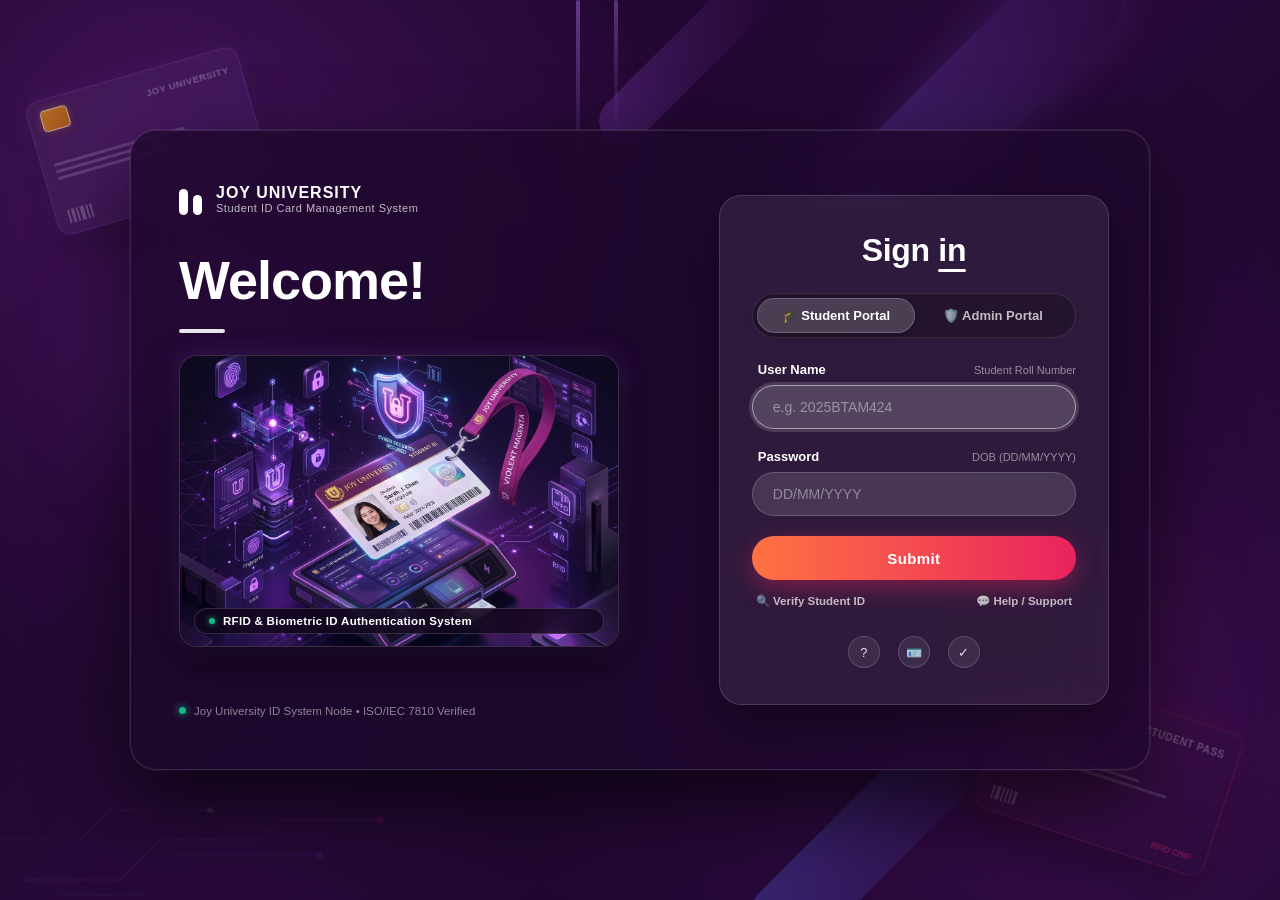
<file: login.html>
<!DOCTYPE html>
<html lang="en">
<head>
    <meta charset="UTF-8">
    <meta name="viewport" content="width=device-width, initial-scale=1.0">
    <title>Joy University - Student ID Card Management System</title>
    <link rel="stylesheet" href="style.css">
    <style>
        /* ==========================================================
           JOY UNIVERSITY - MODERN VIOLET / PLUM GEOMETRIC DESIGN
           Inspired by Dribbble Modern Glassmorphism Portal Design
           ========================================================== */

        :root {
            --bg-deep-violet: #160422;
            --bg-midnight-plum: #280a3a;
            --bg-plum-glow: #3d1054;
            --card-glass-bg: rgba(255, 255, 255, 0.08);
            --card-glass-border: rgba(255, 255, 255, 0.14);
            --input-glass-bg: rgba(255, 255, 255, 0.12);
            --input-glass-border: rgba(255, 255, 255, 0.18);
            --coral-gradient-start: #ff7243;
            --coral-gradient-end: #e9235e;
            --coral-glow: rgba(233, 35, 94, 0.42);
            --text-pure: #ffffff;
            --text-muted: rgba(255, 255, 255, 0.72);
            --text-subtle: rgba(255, 255, 255, 0.5);
            --pill-glow-violet: rgba(147, 51, 234, 0.35);
            --pill-glow-blue: rgba(99, 102, 241, 0.28);
        }

        * {
            box-sizing: border-box;
            margin: 0;
            padding: 0;
            font-family: -apple-system, BlinkMacSystemFont, "Segoe UI", Roboto, Helvetica, Arial, sans-serif;
        }

        /* ----------------------------------------------------------
           CANVAS & BACKGROUND ATMOSPHERE
           Deep rich plum/violet with ambient radial glows
           ---------------------------------------------------------- */
        body.geometric-portal-body {
            min-height: 100vh;
            margin: 0;
            padding: 24px 16px;
            display: flex;
            align-items: center;
            justify-content: center;
            background: radial-gradient(circle at 12% 18%, #411158 0%, transparent 40%),
                        radial-gradient(circle at 88% 82%, #380d4f 0%, transparent 45%),
                        radial-gradient(circle at 50% 50%, #200630 0%, transparent 70%),
                        linear-gradient(135deg, var(--bg-deep-violet) 0%, var(--bg-midnight-plum) 50%, #13031d 100%);
            position: relative;
            overflow-x: hidden;
            overflow-y: auto;
            width: 100%;
        }

        /* Abstract Background Floating Shapes */
        .bg-decorations {
            position: fixed;
            top: 0;
            left: 0;
            width: 100%;
            height: 100%;
            pointer-events: none;
            z-index: 0;
            overflow: hidden;
        }

        /* Giant Angled Translucent Capsule 1 */
        .decor-capsule-1 {
            position: absolute;
            width: 480px;
            height: 96px;
            border-radius: 48px;
            background: linear-gradient(135deg, rgba(139, 92, 246, 0.38) 0%, rgba(67, 20, 107, 0.05) 100%);
            transform: rotate(-45deg);
            top: 10%;
            right: 8%;
            box-shadow: 0 0 45px rgba(139, 92, 246, 0.18);
        }

        /* Angled Translucent Capsule 2 with Soft Blue Tint */
        .decor-capsule-2 {
            position: absolute;
            width: 340px;
            height: 76px;
            border-radius: 38px;
            background: linear-gradient(135deg, rgba(99, 102, 241, 0.32) 0%, rgba(30, 10, 60, 0.08) 100%);
            transform: rotate(-45deg);
            bottom: 4%;
            right: 18%;
        }

        /* Small Angled Capsule 3 */
        .decor-capsule-3 {
            position: absolute;
            width: 220px;
            height: 48px;
            border-radius: 24px;
            background: linear-gradient(135deg, rgba(168, 85, 247, 0.25) 0%, transparent 100%);
            transform: rotate(-45deg);
            top: 4%;
            right: 38%;
        }

        /* Vertical Accent Lines in Center Top */
        .decor-vert-line-1 {
            position: absolute;
            top: 0;
            left: 45%;
            width: 3.5px;
            height: 180px;
            background: linear-gradient(to bottom, rgba(192, 132, 252, 0.4) 0%, transparent 100%);
            border-radius: 2px;
        }

        .decor-vert-line-2 {
            position: absolute;
            top: 0;
            left: 48%;
            width: 3.5px;
            height: 130px;
            background: linear-gradient(to bottom, rgba(192, 132, 252, 0.35) 0%, transparent 100%);
            border-radius: 2px;
        }

        /* Smooth Wavy Line SVG Art */
        .decor-wavy-svg {
            position: absolute;
            top: 8%;
            left: 20%;
            width: 580px;
            height: 380px;
            opacity: 0.35;
        }

        /* Ambient Glow Blobs */
        .decor-glow-sphere-1 {
            position: absolute;
            width: 300px;
            height: 300px;
            border-radius: 50%;
            background: radial-gradient(circle, rgba(168, 85, 247, 0.22) 0%, transparent 70%);
            top: 25%;
            left: 5%;
            filter: blur(50px);
        }

        .decor-glow-sphere-2 {
            position: absolute;
            width: 340px;
            height: 340px;
            border-radius: 50%;
            background: radial-gradient(circle, rgba(233, 35, 94, 0.18) 0%, transparent 70%);
            bottom: 10%;
            right: 5%;
            filter: blur(60px);
        }

        /* ==========================================================
           UNIQUE STUDENT ID CARD BACKGROUND ELEMENTS
           ========================================================== */
        /* Floating Stylized Smart ID Card 1 (Top Left) */
        .bg-idcard-floating-1 {
            position: absolute;
            top: 8%;
            left: 3%;
            width: 220px;
            height: 138px;
            border-radius: 14px;
            background: linear-gradient(135deg, rgba(255, 255, 255, 0.06) 0%, rgba(139, 92, 246, 0.12) 100%);
            border: 1.5px solid rgba(168, 85, 247, 0.28);
            transform: rotate(-16deg);
            box-shadow: 0 15px 35px rgba(0, 0, 0, 0.4), 0 0 20px rgba(168, 85, 247, 0.18);
            backdrop-filter: blur(8px);
            padding: 10px 12px;
            display: flex;
            flex-direction: column;
            justify-content: space-between;
            opacity: 0.65;
            animation: cardFloatSlow 8s ease-in-out infinite alternate;
        }

        @keyframes cardFloatSlow {
            0% { transform: rotate(-16deg) translateY(0); }
            100% { transform: rotate(-14deg) translateY(-14px); }
        }

        /* Floating Stylized Smart ID Card 2 (Bottom Right) */
        .bg-idcard-floating-2 {
            position: absolute;
            bottom: 6%;
            right: 4%;
            width: 240px;
            height: 150px;
            border-radius: 15px;
            background: linear-gradient(135deg, rgba(233, 35, 94, 0.1) 0%, rgba(30, 8, 44, 0.4) 100%);
            border: 1.5px solid rgba(233, 35, 94, 0.3);
            transform: rotate(18deg);
            box-shadow: 0 20px 40px rgba(0, 0, 0, 0.5), 0 0 25px rgba(233, 35, 94, 0.2);
            backdrop-filter: blur(10px);
            padding: 12px 14px;
            display: flex;
            flex-direction: column;
            justify-content: space-between;
            opacity: 0.55;
            animation: cardFloatReverse 9s ease-in-out infinite alternate;
        }

        @keyframes cardFloatReverse {
            0% { transform: rotate(18deg) translateY(0); }
            100% { transform: rotate(20deg) translateY(12px); }
        }

        /* Card Miniature Wireframe Elements */
        .wire-card-chip {
            width: 28px;
            height: 22px;
            border-radius: 4px;
            background: linear-gradient(135deg, #f59e0b 0%, #d97706 100%);
            border: 1px solid #fef3c7;
            box-shadow: 0 0 8px rgba(245, 158, 11, 0.4);
        }

        .wire-card-lines {
            display: flex;
            flex-direction: column;
            gap: 4px;
        }

        .wire-card-line {
            height: 3px;
            background: rgba(255, 255, 255, 0.25);
            border-radius: 2px;
        }

        .wire-card-barcode {
            display: flex;
            gap: 2px;
            align-items: flex-end;
            height: 14px;
        }

        .wire-card-barcode span {
            background: rgba(255, 255, 255, 0.35);
            width: 2px;
            height: 100%;
        }

        /* RFID / NFC Signal Waves in Background */
        .bg-rfid-waves {
            position: absolute;
            top: 22%;
            right: 12%;
            opacity: 0.28;
        }

        /* Smart Card Circuit Lines SVG */
        .bg-circuits-svg {
            position: absolute;
            bottom: 0;
            left: 0;
            width: 450px;
            height: 300px;
            opacity: 0.22;
        }

        /* ----------------------------------------------------------
           MAIN SHOWCASE CARD (CONTAINER)
           ---------------------------------------------------------- */
        .portal-showcase-card {
            width: 100%;
            max-width: 1020px;
            min-height: 580px;
            background: rgba(30, 8, 44, 0.82);
            backdrop-filter: blur(25px);
            -webkit-backdrop-filter: blur(25px);
            border: 1px solid rgba(255, 255, 255, 0.12);
            border-radius: 26px;
            box-shadow: 0 35px 85px rgba(0, 0, 0, 0.68),
                        0 0 0 1px rgba(255, 255, 255, 0.08);
            display: flex;
            position: relative;
            z-index: 1;
            overflow: hidden;
            animation: cardFadeIn 0.45s cubic-bezier(0.16, 1, 0.3, 1) forwards;
        }

        @keyframes cardFadeIn {
            from {
                opacity: 0;
                transform: translateY(18px) scale(0.98);
            }
            to {
                opacity: 1;
                transform: translateY(0) scale(1);
            }
        }

        /* ----------------------------------------------------------
           LEFT COLUMN: WELCOME & BRAND
           ---------------------------------------------------------- */
        .showcase-left-panel {
            flex: 1.1;
            padding: 52px 48px;
            display: flex;
            flex-direction: column;
            justify-content: space-between;
            position: relative;
            z-index: 2;
        }

        /* Logo: Two vertical rounded bars matching the reference */
        .brand-crest-group {
            display: flex;
            align-items: center;
            gap: 14px;
        }

        .brand-glyph {
            display: flex;
            align-items: flex-end;
            gap: 5px;
            height: 32px;
        }

        .brand-glyph .bar-1 {
            width: 9px;
            height: 26px;
            background: #ffffff;
            border-radius: 5px;
        }

        .brand-glyph .bar-2 {
            width: 9px;
            height: 20px;
            background: #ffffff;
            border-radius: 5px;
        }

        .brand-text-header {
            display: flex;
            flex-direction: column;
        }

        .brand-text-header .uni-name {
            font-size: 16px;
            font-weight: 800;
            letter-spacing: 1px;
            text-transform: uppercase;
            color: #ffffff;
        }

        .brand-text-header .uni-tagline {
            font-size: 11px;
            color: var(--text-muted);
            letter-spacing: 0.5px;
        }

        /* Hero Welcome Content */
        .welcome-hero-content {
            margin: 36px 0;
        }

        .welcome-hero-title {
            font-size: 54px;
            font-weight: 800;
            color: #ffffff;
            letter-spacing: -1px;
            line-height: 1.08;
            margin: 0;
        }

        .welcome-accent-bar {
            width: 46px;
            height: 3.5px;
            background: #ffffff;
            border-radius: 2px;
            margin: 20px 0 22px 0;
            opacity: 0.9;
        }

        /* Student ID Card Management System Showcase Image */
        .id-system-image-frame {
            position: relative;
            width: 100%;
            max-width: 440px;
            border-radius: 18px;
            overflow: hidden;
            border: 1px solid rgba(255, 255, 255, 0.16);
            box-shadow: 0 16px 38px rgba(0, 0, 0, 0.55), 0 0 25px rgba(139, 92, 246, 0.22);
            background: rgba(18, 5, 28, 0.7);
            margin: 18px 0 10px 0;
            transition: all 0.3s cubic-bezier(0.16, 1, 0.3, 1);
        }

        .id-system-image-frame:hover {
            transform: translateY(-3px) scale(1.015);
            box-shadow: 0 22px 50px rgba(0, 0, 0, 0.65), 0 0 35px rgba(233, 35, 94, 0.3);
            border-color: rgba(255, 255, 255, 0.3);
        }

        .id-system-img {
            width: 100%;
            height: auto;
            max-height: 290px;
            object-fit: cover;
            display: block;
        }

        .id-system-overlay-badge {
            position: absolute;
            bottom: 12px;
            left: 14px;
            right: 14px;
            display: flex;
            align-items: center;
            gap: 8px;
            background: rgba(18, 5, 28, 0.82);
            backdrop-filter: blur(12px);
            -webkit-backdrop-filter: blur(12px);
            border: 1px solid rgba(255, 255, 255, 0.15);
            border-radius: 20px;
            padding: 6px 14px;
            font-size: 11.5px;
            font-weight: 600;
            color: #ffffff;
            letter-spacing: 0.3px;
        }

        .id-system-overlay-badge .badge-dot {
            width: 6px;
            height: 6px;
            background: #10b981;
            border-radius: 50%;
            box-shadow: 0 0 6px #10b981;
        }

        /* Bottom Status Badge */
        .welcome-footer-badge {
            display: inline-flex;
            align-items: center;
            gap: 8px;
            font-size: 11.5px;
            color: var(--text-subtle);
            padding-top: 12px;
        }

        .status-dot-pulse {
            width: 7px;
            height: 7px;
            background: #10b981;
            border-radius: 50%;
            box-shadow: 0 0 8px #10b981;
        }

        /* ----------------------------------------------------------
           RIGHT COLUMN: FROSTED GLASS LOGIN BOX
           ---------------------------------------------------------- */
        .showcase-right-panel {
            flex: 0.95;
            padding: 44px 40px;
            display: flex;
            align-items: center;
            justify-content: center;
            position: relative;
            z-index: 2;
        }

        .glass-signin-card {
            width: 100%;
            max-width: 420px;
            background: var(--card-glass-bg);
            backdrop-filter: blur(24px);
            -webkit-backdrop-filter: blur(24px);
            border: 1px solid var(--card-glass-border);
            border-radius: 22px;
            padding: 36px 32px;
            box-shadow: 0 20px 48px rgba(0, 0, 0, 0.36);
        }

        /* Sign in Title with Accent Underline on "in" */
        .signin-header-box {
            text-align: center;
            margin-bottom: 24px;
        }

        .signin-title {
            font-size: 32px;
            font-weight: 800;
            color: #ffffff;
            letter-spacing: -0.3px;
            display: inline-block;
            margin: 0;
            position: relative;
        }

        .signin-title .underline-in {
            position: relative;
            display: inline-block;
        }

        .signin-title .underline-in::after {
            content: "";
            position: absolute;
            bottom: -3px;
            left: 0;
            width: 100%;
            height: 3px;
            background: #ffffff;
            border-radius: 2px;
        }

        /* Role Switcher Tabs (Student Portal vs Admin Portal) */
        .portal-role-tabs {
            display: flex;
            background: rgba(0, 0, 0, 0.22);
            border: 1px solid rgba(255, 255, 255, 0.1);
            border-radius: 30px;
            padding: 4px;
            margin-bottom: 24px;
        }

        .portal-role-tab {
            flex: 1;
            padding: 9px 12px;
            font-size: 13px;
            font-weight: 700;
            border: none;
            background: transparent;
            color: var(--text-muted);
            border-radius: 24px;
            cursor: pointer;
            transition: all 0.22s ease;
            display: flex;
            align-items: center;
            justify-content: center;
            gap: 6px;
        }

        .portal-role-tab.active {
            background: rgba(255, 255, 255, 0.18);
            color: #ffffff;
            box-shadow: 0 2px 10px rgba(0, 0, 0, 0.25);
            border: 1px solid rgba(255, 255, 255, 0.2);
        }

        .portal-role-tab:hover:not(.active) {
            color: #ffffff;
            background: rgba(255, 255, 255, 0.08);
        }

        /* Form Controls: Translucent Glass Pills */
        .glass-form-group {
            margin-bottom: 20px;
        }

        .glass-form-group label {
            display: flex;
            justify-content: space-between;
            align-items: baseline;
            font-size: 13px;
            font-weight: 700;
            color: #ffffff;
            margin-bottom: 8px;
            padding-left: 6px;
        }

        .glass-form-group label .field-hint {
            font-size: 11px;
            font-weight: 500;
            color: var(--text-subtle);
        }

        .glass-input-wrapper {
            position: relative;
            width: 100%;
        }

        .glass-pill-input {
            width: 100%;
            padding: 13px 20px;
            background: var(--input-glass-bg);
            border: 1px solid var(--input-glass-border);
            border-radius: 28px;
            font-size: 14px;
            font-weight: 600;
            color: #ffffff;
            outline: none;
            transition: all 0.22s ease;
            box-sizing: border-box;
        }

        .glass-pill-input::placeholder {
            color: rgba(255, 255, 255, 0.42);
            font-weight: 500;
        }

        .glass-pill-input:focus {
            background: rgba(255, 255, 255, 0.18);
            border-color: rgba(255, 255, 255, 0.5);
            box-shadow: 0 0 0 3px rgba(255, 255, 255, 0.14);
        }

        /* Real-Time Student Found Badge */
        .student-found-badge {
            display: none;
            margin-top: 7px;
            padding: 6px 14px;
            background: rgba(16, 185, 129, 0.2);
            border: 1px solid rgba(16, 185, 129, 0.45);
            border-radius: 20px;
            font-size: 12px;
            font-weight: 600;
            color: #a7f3d0;
            align-items: center;
            gap: 6px;
            animation: badgeSlide 0.25s ease forwards;
        }

        .student-found-badge strong {
            color: #ffffff;
            font-weight: 700;
        }

        @keyframes badgeSlide {
            from { opacity: 0; transform: translateY(-4px); }
            to { opacity: 1; transform: translateY(0); }
        }

        /* Error Alert Banner */
        .glass-alert-banner {
            display: none;
            padding: 10px 16px;
            border-radius: 14px;
            font-size: 12.5px;
            font-weight: 600;
            margin-bottom: 18px;
            line-height: 1.4;
            background: rgba(239, 68, 68, 0.24);
            color: #fecdd3;
            border: 1px solid rgba(239, 68, 68, 0.48);
            backdrop-filter: blur(8px);
            animation: alertShake 0.3s ease-in-out;
        }

        @keyframes alertShake {
            0%, 100% { transform: translateX(0); }
            25% { transform: translateX(-3px); }
            75% { transform: translateX(3px); }
        }

        /* Coral-Pink Gradient Submit Pill Button (Exact Match to Image) */
        .btn-coral-submit {
            width: 100%;
            background: linear-gradient(90deg, var(--coral-gradient-start) 0%, var(--coral-gradient-end) 100%);
            color: #ffffff;
            border: none;
            padding: 13.5px 22px;
            font-size: 15px;
            font-weight: 700;
            border-radius: 30px;
            cursor: pointer;
            display: flex;
            align-items: center;
            justify-content: center;
            gap: 8px;
            box-shadow: 0 8px 24px var(--coral-glow);
            transition: all 0.25s cubic-bezier(0.16, 1, 0.3, 1);
            letter-spacing: 0.4px;
            margin-top: 10px;
        }

        .btn-coral-submit:hover {
            transform: translateY(-2px);
            filter: brightness(1.1);
            box-shadow: 0 12px 30px var(--coral-glow);
        }

        .btn-coral-submit:active {
            transform: translateY(0);
        }

        /* Social / Utility Icons Row Matching Image Bottom */
        .glass-social-row {
            display: flex;
            align-items: center;
            justify-content: center;
            gap: 18px;
            margin-top: 22px;
            padding-top: 6px;
        }

        .social-circle-link {
            width: 32px;
            height: 32px;
            border-radius: 50%;
            display: flex;
            align-items: center;
            justify-content: center;
            color: rgba(255, 255, 255, 0.85);
            font-size: 13px;
            text-decoration: none;
            background: rgba(255, 255, 255, 0.08);
            border: 1px solid rgba(255, 255, 255, 0.16);
            transition: all 0.2s ease;
            cursor: pointer;
        }

        .social-circle-link:hover {
            color: #ffffff;
            background: rgba(255, 255, 255, 0.22);
            transform: translateY(-2px);
        }

        /* Subtle Utility Links */
        .glass-help-links {
            display: flex;
            justify-content: space-between;
            align-items: center;
            margin-top: 14px;
            padding: 0 4px;
        }

        .glass-help-link {
            font-size: 11.5px;
            font-weight: 600;
            color: rgba(255, 255, 255, 0.7);
            text-decoration: none;
            cursor: pointer;
            background: none;
            border: none;
            padding: 0;
            transition: color 0.2s ease;
        }

        .glass-help-link:hover {
            color: #ffffff;
            text-decoration: underline;
        }

        /* ----------------------------------------------------------
           RESPONSIVE MOBILE / TABLET ADAPTATION
           ---------------------------------------------------------- */
        @media (max-width: 900px) {
            body.geometric-portal-body {
                display: block;
                padding: 16px 10px;
                min-height: 100vh;
                overflow-x: hidden;
            }

            .portal-showcase-card {
                flex-direction: column;
                width: 100%;
                max-width: 440px;
                margin: 0 auto;
                min-height: auto;
                box-sizing: border-box;
            }

            .showcase-left-panel {
                flex: none;
                width: 100%;
                box-sizing: border-box;
                padding: 30px 18px 16px 18px;
                text-align: center;
                align-items: center;
            }

            .brand-crest-group {
                justify-content: center;
            }

            .welcome-hero-content {
                margin: 18px 0;
            }

            .welcome-hero-title {
                font-size: 36px;
            }

            .welcome-accent-bar {
                margin: 12px auto 14px auto;
            }

            .welcome-description {
                margin: 0 auto 18px auto;
                font-size: 13px;
                max-width: 320px;
            }

            .btn-learn-more {
                margin: 0 auto;
                padding: 9px 22px;
                font-size: 12.5px;
            }

            .welcome-footer-badge {
                justify-content: center;
                padding-top: 6px;
            }

            .showcase-right-panel {
                flex: none;
                width: 100%;
                box-sizing: border-box;
                padding: 6px 12px 26px 12px;
            }

            .glass-signin-card {
                width: 100%;
                max-width: 100%;
                box-sizing: border-box;
                padding: 22px 16px;
            }

            .decor-wavy-svg {
                display: none;
            }
        }

        @media (max-width: 480px) {
            body.geometric-portal-body {
                padding: 10px 8px;
            }

            .portal-showcase-card {
                border-radius: 18px;
            }

            .showcase-left-panel {
                padding: 24px 14px 12px 14px;
            }

            .welcome-hero-title {
                font-size: 30px;
            }

            .showcase-right-panel {
                padding: 4px 8px 20px 8px;
            }

            .glass-signin-card {
                padding: 18px 12px;
                border-radius: 16px;
            }

            .signin-title {
                font-size: 24px;
            }

            .glass-pill-input {
                padding: 10px 14px;
                font-size: 13px;
                min-width: 0;
            }

            .portal-role-tab {
                font-size: 11px;
                padding: 7px 4px;
                gap: 4px;
            }
        }
    </style>
</head>
<body class="geometric-portal-body">

<!-- =======================================================
     ABSTRACT BACKGROUND GEOMETRIC ELEMENTS (Matching Image)
     ======================================================= -->
<div class="bg-decorations" aria-hidden="true">
    <!-- Slanted capsules -->
    <div class="decor-capsule-1"></div>
    <div class="decor-capsule-2"></div>
    <div class="decor-capsule-3"></div>

    <!-- Vertical accent lines -->
    <div class="decor-vert-line-1"></div>
    <div class="decor-vert-line-2"></div>

    <!-- Glowing ambient spheres -->
    <div class="decor-glow-sphere-1"></div>
    <div class="decor-glow-sphere-2"></div>

    <!-- Floating Stylized Student Smart ID Card 1 (Top Left) -->
    <div class="bg-idcard-floating-1">
        <div style="display:flex; justify-content:space-between; align-items:center;">
            <div class="wire-card-chip"></div>
            <span style="font-size:9.5px; color:rgba(255,255,255,0.45); font-weight:700; letter-spacing:0.5px;">JOY UNIVERSITY</span>
        </div>
        <div class="wire-card-lines">
            <div class="wire-card-line" style="width: 70%;"></div>
            <div class="wire-card-line" style="width: 45%;"></div>
            <div class="wire-card-line" style="width: 60%;"></div>
        </div>
        <div style="display:flex; justify-content:space-between; align-items:flex-end;">
            <div class="wire-card-barcode">
                <span></span><span style="width:3px"></span><span></span><span style="width:4px"></span><span></span><span style="width:2px"></span>
            </div>
            <span style="font-size:8px; color:rgba(255,255,255,0.35); font-weight:600;">ID: JU-2024</span>
        </div>
    </div>

    <!-- Floating Stylized Student Smart ID Card 2 (Bottom Right) -->
    <div class="bg-idcard-floating-2">
        <div style="display:flex; justify-content:space-between; align-items:center;">
            <div class="wire-card-chip"></div>
            <span style="font-size:10px; color:rgba(255,255,255,0.5); font-weight:700; letter-spacing:0.6px;">STUDENT PASS</span>
        </div>
        <div class="wire-card-lines">
            <div class="wire-card-line" style="width: 65%;"></div>
            <div class="wire-card-line" style="width: 80%;"></div>
        </div>
        <div style="display:flex; justify-content:space-between; align-items:flex-end;">
            <div class="wire-card-barcode">
                <span></span><span style="width:4px"></span><span></span><span style="width:2px"></span><span></span><span style="width:3px"></span>
            </div>
            <span style="font-size:8.5px; color:rgba(233,35,94,0.7); font-weight:700;">RFID CHIP</span>
        </div>
    </div>

    <!-- RFID Contactless Waves -->
    <svg class="bg-rfid-waves" width="90" height="90" viewBox="0 0 100 100" fill="none" xmlns="http://www.w3.org/2000/svg">
        <circle cx="20" cy="80" r="15" stroke="rgba(255, 255, 255, 0.3)" stroke-width="2.5" stroke-dasharray="4 4" />
        <path d="M 20 45 A 35 35 0 0 1 55 80" stroke="rgba(233, 35, 94, 0.45)" stroke-width="3" stroke-linecap="round" />
        <path d="M 20 25 A 55 55 0 0 1 75 80" stroke="rgba(168, 85, 247, 0.45)" stroke-width="3.5" stroke-linecap="round" />
        <path d="M 20 5 A 75 75 0 0 1 95 80" stroke="rgba(255, 255, 255, 0.35)" stroke-width="4" stroke-linecap="round" />
    </svg>

    <!-- Smart Card Circuit Traces -->
    <svg class="bg-circuits-svg" viewBox="0 0 450 300" fill="none" xmlns="http://www.w3.org/2000/svg">
        <path d="M 20 280 L 120 280 L 160 240 L 260 240 L 280 220 L 380 220" stroke="rgba(168, 85, 247, 0.3)" stroke-width="2" stroke-linecap="round"/>
        <circle cx="380" cy="220" r="4" fill="rgba(233, 35, 94, 0.5)"/>
        <path d="M 60 295 L 140 295 L 180 255 L 320 255" stroke="rgba(99, 102, 241, 0.25)" stroke-width="1.8" stroke-linecap="round"/>
        <circle cx="320" cy="255" r="3.5" fill="rgba(168, 85, 247, 0.5)"/>
        <path d="M 0 240 L 80 240 L 110 210 L 210 210" stroke="rgba(255, 255, 255, 0.15)" stroke-width="1.5" stroke-linecap="round"/>
        <circle cx="210" cy="210" r="3" fill="rgba(255, 255, 255, 0.4)"/>
    </svg>

    <!-- Curved wavy lines SVG -->
    <svg class="decor-wavy-svg" viewBox="0 0 600 400" fill="none" xmlns="http://www.w3.org/2000/svg">
        <path d="M 50 120 Q 150 40 250 120 T 450 120 T 600 80" stroke="rgba(168, 85, 247, 0.3)" stroke-width="4" stroke-linecap="round"/>
        <path d="M 30 240 Q 180 180 300 250 T 520 230" stroke="rgba(192, 132, 252, 0.22)" stroke-width="3" stroke-linecap="round"/>
        <path d="M 280 80 Q 320 220 440 260" stroke="rgba(99, 102, 241, 0.25)" stroke-width="3.5" stroke-linecap="round"/>
    </svg>
</div>

<!-- =======================================================
     MAIN SHOWCASE CARD (CONTAINER)
     ======================================================= -->
<main class="portal-showcase-card">

    <!-- ---------------------------------------------------
         LEFT PANEL: BRAND & WELCOME HERO
         --------------------------------------------------- -->
    <section class="showcase-left-panel">
        
        <!-- Brand Mark (Two vertical pill bars matching image) -->
        <div class="brand-crest-group">
            <div class="brand-glyph" title="Joy University Logo">
                <span class="bar-1"></span>
                <span class="bar-2"></span>
            </div>
            <div class="brand-text-header">
                <span class="uni-name">Joy University</span>
                <span class="uni-tagline">Student ID Card Management System</span>
            </div>
        </div>

        <!-- Hero Content -->
        <div class="welcome-hero-content">
            <h1 class="welcome-hero-title">Welcome!</h1>
            <div class="welcome-accent-bar"></div>
            
            <!-- Student ID Card Management System Showcase Graphic -->
            <div class="id-system-image-frame">
                <img src="id_card_visual.jpg" alt="Joy University Student ID Card Management System" class="id-system-img">
                <div class="id-system-overlay-badge">
                    <span class="badge-dot"></span>
                    <span>RFID & Biometric ID Authentication System</span>
                </div>
            </div>
        </div>

        <!-- Footer System Status -->
        <div class="welcome-footer-badge">
            <span class="status-dot-pulse"></span>
            <span>Joy University ID System Node • ISO/IEC 7810 Verified</span>
        </div>

    </section>

    <!-- ---------------------------------------------------
         RIGHT PANEL: FROSTED GLASS LOGIN CARD
         --------------------------------------------------- -->
    <section class="showcase-right-panel">
        <div class="glass-signin-card">
            
            <!-- Sign in Header with Underline on "in" -->
            <div class="signin-header-box">
                <h2 class="signin-title">Sign <span class="underline-in">in</span></h2>
            </div>

            <!-- Portal Switcher Tabs: Student Portal vs Admin Portal -->
            <div class="portal-role-tabs">
                <button type="button" class="portal-role-tab active" id="tabStudent" onclick="switchPortal('student')">
                    🎓 Student Portal
                </button>
                <button type="button" class="portal-role-tab" id="tabAdmin" onclick="switchPortal('admin')">
                    🛡️ Admin Portal
                </button>
            </div>

            <!-- ===============================================
                 1. STUDENT LOGIN FORM
                 =============================================== -->
            <div id="studentSection">
                
                <!-- Clean Error Alert Banner -->
                <div id="studentAlert" class="glass-alert-banner" role="alert"></div>

                <form id="studentLoginForm" onsubmit="handleStudentLogin(event)" autocomplete="off">
                    
                    <!-- User Name: Student Roll Number -->
                    <div class="glass-form-group">
                        <label for="studentId">
                            <span>User Name</span>
                            <span class="field-hint">Student Roll Number</span>
                        </label>
                        <div class="glass-input-wrapper">
                            <input
                                type="text"
                                id="studentId"
                                class="glass-pill-input"
                                placeholder="e.g. 2025BTAM424"
                                required
                                autofocus
                                oninput="handleStudentIdInput(this.value)"
                            >
                        </div>
                        <div id="studentFoundBadge" class="student-found-badge">
                            <span>✓ Student Found:</span>
                            <strong id="studentFoundName"></strong>
                        </div>
                    </div>

                    <!-- Password: Date of Birth -->
                    <div class="glass-form-group">
                        <label for="dob">
                            <span>Password</span>
                            <span class="field-hint">DOB (DD/MM/YYYY)</span>
                        </label>
                        <div class="glass-input-wrapper">
                            <input
                                type="text"
                                id="dob"
                                class="glass-pill-input"
                                placeholder="DD/MM/YYYY"
                                required
                            >
                        </div>
                    </div>

                    <!-- Coral-Pink Submit Pill Button -->
                    <button type="submit" id="btnStudentSubmit" class="btn-coral-submit">
                        <span>Submit</span>
                    </button>

                    <!-- Utility Help Links -->
                    <div class="glass-help-links">
                        <button type="button" class="glass-help-link" onclick="quickVerifyId()">
                            🔍 Verify Student ID
                        </button>
                        <button type="button" class="glass-help-link" onclick="showHelpModal()">
                            💬 Help / Support
                        </button>
                    </div>

                </form>
            </div>

            <!-- ===============================================
                 2. ADMIN LOGIN FORM
                 =============================================== -->
            <div id="adminSection" style="display: none;">
                
                <!-- Clean Error Alert Banner -->
                <div id="adminAlert" class="glass-alert-banner" role="alert"></div>

                <form id="adminLoginForm" onsubmit="handleAdminLogin(event)" autocomplete="off">
                    
                    <!-- User Name: Admin Username -->
                    <div class="glass-form-group">
                        <label for="adminUser">
                            <span>User Name</span>
                            <span class="field-hint">Administrator</span>
                        </label>
                        <div class="glass-input-wrapper">
                            <input
                                type="text"
                                id="adminUser"
                                class="glass-pill-input"
                                placeholder="admin"
                                required
                            >
                        </div>
                    </div>

                    <!-- Password: Admin Password -->
                    <div class="glass-form-group">
                        <label for="adminPass">
                            <span>Password</span>
                            <span class="field-hint">••••••••</span>
                        </label>
                        <div class="glass-input-wrapper">
                            <input
                                type="password"
                                id="adminPass"
                                class="glass-pill-input"
                                placeholder="admin123"
                                required
                            >
                        </div>
                    </div>

                    <!-- Coral-Pink Submit Pill Button -->
                    <button type="submit" id="btnAdminSubmit" class="btn-coral-submit">
                        <span>Submit</span>
                    </button>

                    <div class="glass-help-links">
                        <span style="font-size: 11.5px; color: var(--text-subtle);">Joy Admin Console</span>
                        <button type="button" class="glass-help-link" onclick="showHelpModal()">
                            💬 Admin Help
                        </button>
                    </div>

                </form>
            </div>

            <!-- Social / Utility Circular Icons Row (Matching Reference Image) -->
            <div class="glass-social-row">
                <a href="javascript:void(0)" class="social-circle-link" onclick="showHelpModal()" title="Help & Information">
                    <span>?</span>
                </a>
                <a href="index.html" class="social-circle-link" title="Student ID Card Preview">
                    <span>🪪</span>
                </a>
                <a href="javascript:void(0)" class="social-circle-link" onclick="quickVerifyId()" title="Quick Verification">
                    <span>✓</span>
                </a>
            </div>

        </div>
    </section>

</main>

<!-- Core System Script -->
<script src="script.js"></script>
<script>
    // -------------------------------------------------------------
    // PORTAL ROLE SWITCHING (Student vs Admin)
    // -------------------------------------------------------------
    function switchPortal(role) {
        const tabStudent = document.getElementById("tabStudent");
        const tabAdmin = document.getElementById("tabAdmin");
        const studentSec = document.getElementById("studentSection");
        const adminSec = document.getElementById("adminSection");

        hideAlerts();

        if (role === 'admin') {
            tabAdmin.classList.add("active");
            tabStudent.classList.remove("active");
            adminSec.style.display = "block";
            studentSec.style.display = "none";
            document.getElementById("adminUser").focus();
        } else {
            tabStudent.classList.add("active");
            tabAdmin.classList.remove("active");
            studentSec.style.display = "block";
            adminSec.style.display = "none";
            document.getElementById("studentId").focus();
        }
    }

    function hideAlerts() {
        const sAlert = document.getElementById("studentAlert");
        const aAlert = document.getElementById("adminAlert");
        if (sAlert) sAlert.style.display = "none";
        if (aAlert) aAlert.style.display = "none";
    }

    // -------------------------------------------------------------
    // DYNAMIC REAL-TIME STUDENT LOOKUP
    // -------------------------------------------------------------
    function handleStudentIdInput(val) {
        const trimmed = (val || '').trim().toUpperCase();
        const badge = document.getElementById("studentFoundBadge");
        const nameEl = document.getElementById("studentFoundName");
        if (!badge || !nameEl) return;

        if (!trimmed) {
            badge.style.display = "none";
            return;
        }

        const students = Storage.getAllStudents();
        const match = students.find(s => s.studentId.toUpperCase() === trimmed);
        if (match) {
            nameEl.textContent = match.name;
            badge.style.display = "inline-flex";
        } else {
            badge.style.display = "none";
        }
    }

    function quickVerifyId() {
        const val = document.getElementById("studentId").value.trim().toUpperCase();
        if (!val) {
            showStudentError("Please enter a Student ID in the User Name field to verify.");
            document.getElementById("studentId").focus();
            return;
        }
        const students = Storage.getAllStudents();
        const match = students.find(s => s.studentId.toUpperCase() === val);
        if (match) {
            handleStudentIdInput(val);
            alert(`✓ Verified Student Record:\n\n• Name: ${match.name}\n• Roll No: ${match.studentId}\n• Department: ${match.department}\n• Category: ${match.category}\n• Card Status: ${match.status || 'Active'}`);
        } else {
            showStudentError(`Student ID "${val}" was not found in university records.`);
        }
    }

    function showHelpModal() {
        alert("Joy University Student ID Management Portal\n\n• Student Sign In:\n  User Name: Your Student Roll Number (e.g. 2025BTAM424)\n  Password: Date of Birth in DD/MM/YYYY format\n\n• Admin Sign In:\n  User Name: admin\n  Password: admin123\n\nFor support or details updates, contact: support@joyuniversity.edu.in");
    }

    // -------------------------------------------------------------
    // STUDENT AUTHENTICATION
    // -------------------------------------------------------------
    function handleStudentLogin(e) {
        e.preventDefault();
        hideAlerts();

        const id = document.getElementById("studentId").value.trim().toUpperCase();
        const dob = document.getElementById("dob").value.trim();

        if (!id) {
            showStudentError("Please enter your Student Roll Number.");
            return;
        }
        if (!dob) {
            showStudentError("Please enter your Date of Birth in DD/MM/YYYY format.");
            return;
        }

        const result = Auth.loginStudent(id, dob);
        if (result.success && result.student) {
            localStorage.setItem("loggedInUser", result.student.studentId);
            localStorage.setItem("userRole", "student");

            const submitBtn = document.getElementById("btnStudentSubmit");
            submitBtn.innerHTML = `<span>✓ Verified! Entering Portal...</span>`;
            submitBtn.style.background = "#10b981";
            submitBtn.disabled = true;

            setTimeout(() => {
                window.location.href = "dashboard.html";
            }, 300);
        } else {
            showStudentError(result.message || "Invalid Student Roll Number or Date of Birth. Please check your credentials.");
        }
    }

    function showStudentError(msg) {
        const alertBox = document.getElementById("studentAlert");
        if (!alertBox) return;
        alertBox.textContent = "⚠️ " + msg;
        alertBox.style.display = "block";
    }

    // -------------------------------------------------------------
    // ADMIN AUTHENTICATION
    // -------------------------------------------------------------
    function handleAdminLogin(e) {
        e.preventDefault();
        hideAlerts();

        const user = document.getElementById("adminUser").value.trim();
        const pass = document.getElementById("adminPass").value.trim();

        const result = Auth.loginAdmin(user, pass);
        if (result.success) {
            localStorage.setItem("loggedInUser", "ADMIN_001");
            localStorage.setItem("userRole", "admin");
            
            const submitBtn = document.getElementById("btnAdminSubmit");
            submitBtn.innerHTML = `<span>✓ Welcome Admin! Loading...</span>`;
            submitBtn.style.background = "#10b981";
            submitBtn.disabled = true;

            setTimeout(() => {
                window.location.href = "admin.html";
            }, 300);
        } else {
            const alertBox = document.getElementById("adminAlert");
            if (!alertBox) return;
            alertBox.textContent = "⚠️ " + (result.message || "Invalid administrator credentials (use admin / admin123).");
            alertBox.style.display = "block";
        }
    }

    // -------------------------------------------------------------
    // INITIALIZATION & URL PARAMETER HANDLING
    // -------------------------------------------------------------
    window.addEventListener("DOMContentLoaded", function() {
        const urlParams = new URLSearchParams(window.location.search);
        if (urlParams.get("role") === "admin") {
            switchPortal("admin");
        }

        // Test parameters support
        if (urlParams.get("testId")) {
            const tId = urlParams.get("testId");
            document.getElementById("studentId").value = tId;
            handleStudentIdInput(tId);
        }
        if (urlParams.get("testDob")) {
            document.getElementById("dob").value = urlParams.get("testDob");
        }
        if (urlParams.has("testError")) {
            showStudentError("Incorrect Date of Birth for this Student ID.");
        }
    });
</script>

</body>
</html>
</file>
<file: style.css>
/* ==========================================================
   JOY UNIVERSITY - STUDENT ID CARD MANAGEMENT SYSTEM
   Light Lavender, Lilac, White & Champagne Gold Design System
   ========================================================== */

:root {
    --primary: #7c52b8;
    --primary-dark: #5b3496;
    --primary-light: #9d7bd8;
    --primary-soft: #f4ecfb;
    --accent-gold: #f59e0b;
    --accent-gold-light: #fbbf24;
    --accent-gold-dark: #d97706;
    --bg-page: #f6f1fc;
    --surface: #ffffff;
    --surface-border: #e6daf5;
    --surface-subtle: #fbf9fd;
    --text-plum: #2e1065;
    --text-dark: #1f2937;
    --text-muted: #6b7280;
    --text-lavender: #7c52b8;
    --border: #e6daf5;
    --border-light: #f0e6fa;
    --danger: #ef4444;
    --danger-dark: #dc2626;
    --success: #15803d;
    --shadow-sm: 0 2px 8px rgba(124, 82, 184, 0.06);
    --shadow-md: 0 8px 24px rgba(124, 82, 184, 0.08);
    --shadow-lg: 0 16px 40px rgba(124, 82, 184, 0.12);
    --radius-sm: 8px;
    --radius-md: 14px;
    --radius-lg: 18px;
    --radius-xl: 24px;
}

* {
    box-sizing: border-box;
    margin: 0;
    padding: 0;
    font-family: -apple-system, BlinkMacSystemFont, "Segoe UI", Roboto, Helvetica, Arial, sans-serif;
}

body {
    min-height: 100vh;
    background: radial-gradient(circle at 10% 12%, rgba(220, 205, 245, 0.45) 0%, transparent 45%),
                radial-gradient(circle at 90% 85%, rgba(235, 222, 250, 0.55) 0%, transparent 50%),
                linear-gradient(135deg, #f7f2fc 0%, #ffffff 40%, #f4ecfb 75%, #eee5f7 100%);
    background-attachment: fixed;
    color: #374151;
    display: flex;
    flex-direction: column;
    position: relative;
    overflow-x: hidden;
}

/* ==========================================================
   SUBTLE BACKGROUND DIGITAL ID-CARD & CIRCUIT PATTERNS
   ========================================================== */
.bg-decorations {
    position: fixed;
    top: 0;
    left: 0;
    width: 100%;
    height: 100%;
    pointer-events: none;
    z-index: 0;
    overflow: hidden;
}

/* Soft Angled Translucent Capsule 1 */
.decor-capsule-1 {
    position: absolute;
    width: 480px;
    height: 96px;
    border-radius: 48px;
    background: linear-gradient(135deg, rgba(168, 85, 247, 0.12) 0%, rgba(235, 222, 250, 0.02) 100%);
    transform: rotate(-45deg);
    top: 8%;
    right: 5%;
}

/* Soft Angled Capsule 2 */
.decor-capsule-2 {
    position: absolute;
    width: 340px;
    height: 76px;
    border-radius: 38px;
    background: linear-gradient(135deg, rgba(124, 82, 184, 0.1) 0%, transparent 100%);
    transform: rotate(-45deg);
    bottom: 5%;
    right: 15%;
}

/* Vertical Accent Lines in Center Top */
.decor-vert-line-1 {
    position: absolute;
    top: 0;
    left: 45%;
    width: 3px;
    height: 160px;
    background: linear-gradient(to bottom, rgba(168, 85, 247, 0.22) 0%, transparent 100%);
    border-radius: 2px;
}

.decor-vert-line-2 {
    position: absolute;
    top: 0;
    left: 48%;
    width: 3px;
    height: 120px;
    background: linear-gradient(to bottom, rgba(168, 85, 247, 0.18) 0%, transparent 100%);
    border-radius: 2px;
}

/* Smooth Wavy Line SVG Art */
.decor-wavy-svg {
    position: absolute;
    top: 5%;
    left: 18%;
    width: 580px;
    height: 380px;
    opacity: 0.22;
}

/* Ambient Glow Blobs */
.decor-glow-sphere-1 {
    position: absolute;
    width: 320px;
    height: 320px;
    border-radius: 50%;
    background: radial-gradient(circle, rgba(192, 132, 252, 0.18) 0%, transparent 70%);
    top: 20%;
    left: 5%;
    filter: blur(55px);
}

.decor-glow-sphere-2 {
    position: absolute;
    width: 360px;
    height: 360px;
    border-radius: 50%;
    background: radial-gradient(circle, rgba(245, 158, 11, 0.08) 0%, transparent 70%);
    bottom: 10%;
    right: 5%;
    filter: blur(60px);
}

/* Floating Stylized Smart ID Card 1 (Top Left) */
.bg-idcard-floating-1 {
    position: absolute;
    top: 10%;
    left: 2%;
    width: 220px;
    height: 138px;
    border-radius: 14px;
    background: linear-gradient(135deg, rgba(255, 255, 255, 0.75) 0%, rgba(243, 232, 255, 0.6) 100%);
    border: 1.5px solid rgba(175, 142, 230, 0.35);
    transform: rotate(-14deg);
    box-shadow: 0 12px 30px rgba(124, 82, 184, 0.08);
    backdrop-filter: blur(8px);
    padding: 10px 12px;
    display: flex;
    flex-direction: column;
    justify-content: space-between;
    opacity: 0.6;
    animation: cardFloatSlow 9s ease-in-out infinite alternate;
}

@keyframes cardFloatSlow {
    0% { transform: rotate(-14deg) translateY(0); }
    100% { transform: rotate(-12deg) translateY(-12px); }
}

/* Floating Stylized Smart ID Card 2 (Bottom Right) */
.bg-idcard-floating-2 {
    position: absolute;
    bottom: 6%;
    right: 3%;
    width: 240px;
    height: 150px;
    border-radius: 15px;
    background: linear-gradient(135deg, rgba(255, 255, 255, 0.8) 0%, rgba(246, 240, 253, 0.65) 100%);
    border: 1.5px solid rgba(192, 132, 252, 0.35);
    transform: rotate(16deg);
    box-shadow: 0 14px 32px rgba(124, 82, 184, 0.09);
    backdrop-filter: blur(8px);
    padding: 12px 14px;
    display: flex;
    flex-direction: column;
    justify-content: space-between;
    opacity: 0.55;
    animation: cardFloatReverse 9s ease-in-out infinite alternate;
}

@keyframes cardFloatReverse {
    0% { transform: rotate(16deg) translateY(0); }
    100% { transform: rotate(18deg) translateY(12px); }
}

/* Card Miniature Wireframe Elements */
.wire-card-chip {
    width: 28px;
    height: 22px;
    border-radius: 4px;
    background: linear-gradient(135deg, #f59e0b 0%, #d97706 100%);
    border: 1px solid #fef3c7;
    box-shadow: 0 0 6px rgba(245, 158, 11, 0.35);
}

.wire-card-lines {
    display: flex;
    flex-direction: column;
    gap: 4px;
}

.wire-card-line {
    height: 3px;
    background: rgba(124, 82, 184, 0.25);
    border-radius: 2px;
}

.wire-card-barcode {
    display: flex;
    gap: 2px;
    align-items: flex-end;
    height: 14px;
}

.wire-card-barcode span {
    background: rgba(124, 82, 184, 0.35);
    width: 2px;
    height: 100%;
}

/* RFID / NFC Signal Waves in Background */
.bg-rfid-waves {
    position: absolute;
    top: 20%;
    right: 10%;
    opacity: 0.2;
}

/* Smart Card Circuit Lines SVG */
.bg-circuits-svg {
    position: absolute;
    bottom: 0;
    left: 0;
    width: 450px;
    height: 300px;
    opacity: 0.15;
}

/* ----------------------------------------------------------
   NAVBAR & HEADER (Matches Reference Image)
   ---------------------------------------------------------- */
header.app-header {
    background: linear-gradient(90deg, #7c52b8 0%, #8e65c9 50%, #764cb4 100%);
    color: #ffffff;
    padding: 10px 24px;
    display: flex;
    justify-content: space-between;
    align-items: center;
    box-shadow: 0 4px 16px rgba(118, 75, 180, 0.16);
    position: sticky;
    top: 0;
    z-index: 100;
}

.brand-section {
    display: flex;
    align-items: center;
    gap: 12px;
    text-decoration: none;
    color: #ffffff;
}

.brand-logo {
    width: 42px;
    height: 42px;
    background: #5a3594;
    border-radius: 12px;
    display: flex;
    align-items: center;
    justify-content: center;
    font-weight: 800;
    font-size: 20px;
    color: #ffffff;
    box-shadow: 0 2px 8px rgba(0, 0, 0, 0.15);
    border: 1px solid rgba(255, 255, 255, 0.25);
}

.brand-text h1 {
    font-size: 19px;
    font-weight: 800;
    letter-spacing: 0.5px;
    color: #ffffff;
    line-height: 1.15;
}

.brand-text span {
    font-size: 10.5px;
    color: #e9d5ff;
    letter-spacing: 0.8px;
    text-transform: uppercase;
    font-weight: 600;
}

.header-actions {
    display: flex;
    align-items: center;
    gap: 12px;
}

/* Header User Profile Capsule (Reference Image Right Side) */
.header-user-profile {
    display: flex;
    align-items: center;
    gap: 10px;
    background: rgba(255, 255, 255, 0.14);
    padding: 4px 14px 4px 8px;
    border-radius: 24px;
    border: 1px solid rgba(255, 255, 255, 0.22);
    color: #ffffff;
}

.header-user-avatar {
    width: 28px;
    height: 28px;
    border-radius: 50%;
    background: #ffffff;
    color: #7c52b8;
    display: flex;
    align-items: center;
    justify-content: center;
    font-size: 13px;
    font-weight: 700;
}

.header-user-text {
    display: flex;
    flex-direction: column;
    line-height: 1.2;
}

.header-user-name {
    font-size: 12px;
    font-weight: 700;
    color: #ffffff;
    display: flex;
    align-items: center;
    gap: 4px;
}

.header-user-id {
    font-size: 11px;
    color: #e9d5ff;
    font-family: monospace;
    font-weight: 600;
}

.user-badge {
    background: rgba(255, 255, 255, 0.15);
    padding: 6px 14px;
    border-radius: 20px;
    font-size: 13px;
    display: flex;
    align-items: center;
    gap: 8px;
    border: 1px solid rgba(255, 255, 255, 0.25);
    color: #ffffff;
}

.user-badge .status-dot {
    width: 8px;
    height: 8px;
    background: #4ade80;
    border-radius: 50%;
    display: inline-block;
}

/* Header Logout Button (Matching Reference Image) */
.btn-logout {
    background: rgba(255, 255, 255, 0.14);
    color: #ffffff;
    border: 1px solid rgba(255, 255, 255, 0.35);
    border-radius: 20px;
    padding: 6px 14px;
    font-size: 13px;
    font-weight: 600;
    display: inline-flex;
    align-items: center;
    gap: 6px;
    cursor: pointer;
    transition: all 0.2s ease;
    text-decoration: none;
}

.btn-logout:hover {
    background: rgba(255, 255, 255, 0.25);
    transform: translateY(-1px);
}

/* ----------------------------------------------------------
   BUTTONS
   ---------------------------------------------------------- */
.btn {
    display: inline-flex;
    align-items: center;
    justify-content: center;
    gap: 7px;
    padding: 9px 18px;
    border-radius: 24px;
    font-size: 13.5px;
    font-weight: 700;
    cursor: pointer;
    border: none;
    transition: all 0.2s cubic-bezier(0.16, 1, 0.3, 1);
    text-decoration: none;
    line-height: 1.3;
}

.btn:active {
    transform: scale(0.98);
}

/* Blue / Purple Primary Button (Matches Reference Image) */
.btn-primary {
    background: linear-gradient(135deg, #1a73e8 0%, #0d62d1 100%);
    color: #ffffff;
    box-shadow: 0 4px 14px rgba(26, 115, 232, 0.28);
}

.btn-primary:hover {
    box-shadow: 0 6px 18px rgba(26, 115, 232, 0.38);
    transform: translateY(-1.5px);
}

.btn-secondary {
    background: #ffffff;
    color: #553488;
    border: 1.5px solid #d8caee;
    box-shadow: 0 2px 6px rgba(124, 82, 184, 0.05);
}

.btn-secondary:hover {
    background: #fbf9fd;
    border-color: #7c52b8;
    color: #2e1065;
}

.btn-danger {
    background: linear-gradient(135deg, #ef4444 0%, #dc2626 100%);
    color: #ffffff;
    box-shadow: 0 4px 12px rgba(239, 68, 68, 0.25);
}

.btn-danger:hover {
    background: #dc2626;
}

.btn-gold {
    background: linear-gradient(135deg, #f59e0b 0%, #d97706 100%);
    color: #ffffff;
    box-shadow: 0 4px 12px rgba(245, 158, 11, 0.25);
}

.btn-gold:hover {
    background: linear-gradient(135deg, #fbbf24 0%, #d97706 100%);
    box-shadow: 0 6px 16px rgba(245, 158, 11, 0.35);
}

.btn-purple {
    background: linear-gradient(135deg, #7c52b8 0%, #693ca4 100%);
    color: #ffffff;
    box-shadow: 0 4px 14px rgba(124, 82, 184, 0.25);
}

.btn-purple:hover {
    background: linear-gradient(135deg, #8e65c9 0%, #7c52b8 100%);
    box-shadow: 0 6px 18px rgba(124, 82, 184, 0.35);
}

.btn-navy {
    background: linear-gradient(135deg, #0284c7 0%, #003b80 100%);
    color: #ffffff;
    box-shadow: 0 4px 12px rgba(0, 59, 128, 0.25);
}

.btn-navy:hover {
    box-shadow: 0 6px 16px rgba(0, 59, 128, 0.35);
}

.btn-red {
    background: linear-gradient(135deg, #ef4444 0%, #b91c1c 100%);
    color: #ffffff;
    box-shadow: 0 4px 12px rgba(185, 28, 28, 0.25);
}

.btn-red:hover {
    box-shadow: 0 6px 16px rgba(185, 28, 28, 0.35);
}

.btn-outline-white {
    background: rgba(255, 255, 255, 0.15);
    color: #ffffff;
    border: 1px solid rgba(255, 255, 255, 0.35);
}

.btn-outline-white:hover {
    background: rgba(255, 255, 255, 0.25);
}

/* ----------------------------------------------------------
   DASHBOARD LAYOUT WITH SIDEBAR (Matching Reference Image)
   ---------------------------------------------------------- */
.app-layout-wrapper {
    display: flex;
    flex: 1;
    min-height: calc(100vh - 62px);
    position: relative;
    z-index: 1;
}

/* Left Sidebar */
.app-sidebar {
    width: 220px;
    background: rgba(244, 238, 251, 0.88);
    backdrop-filter: blur(12px);
    -webkit-backdrop-filter: blur(12px);
    border-right: 1px solid #e5daf5;
    padding: 24px 14px 20px 14px;
    display: flex;
    flex-direction: column;
    justify-content: space-between;
    flex-shrink: 0;
}

.sidebar-nav-list {
    display: flex;
    flex-direction: column;
    gap: 6px;
}

.sidebar-nav-item {
    display: flex;
    align-items: center;
    gap: 12px;
    padding: 11px 16px;
    border-radius: 12px;
    color: #553488;
    text-decoration: none;
    font-size: 14px;
    font-weight: 600;
    transition: all 0.2s ease;
}

.sidebar-nav-item .nav-icon {
    font-size: 16px;
    display: flex;
    align-items: center;
    justify-content: center;
    width: 20px;
}

.sidebar-nav-item:hover {
    background: rgba(255, 255, 255, 0.65);
    color: #2e1065;
}

.sidebar-nav-item.active {
    background: #ffffff;
    color: #2e1065;
    box-shadow: 0 4px 14px rgba(124, 82, 184, 0.1);
    font-weight: 700;
}

.sidebar-footer-brand {
    padding: 16px 8px 6px 8px;
    text-align: center;
    display: flex;
    flex-direction: column;
    align-items: center;
    gap: 8px;
    color: #7c52b8;
    font-size: 11.5px;
    font-weight: 600;
}

.sidebar-shield-icon {
    width: 36px;
    height: 40px;
    color: #9d7bd8;
    opacity: 0.8;
}

/* Main Content Area */
.main-content {
    flex: 1;
    max-width: 1200px;
    width: 100%;
    margin: 0 auto;
    padding: 24px 28px 40px 28px;
    display: flex;
    flex-direction: column;
    gap: 20px;
    position: relative;
    z-index: 1;
}

/* White Clean Cards with Soft Lavender Borders */
.card-panel {
    background: #ffffff;
    border-radius: var(--radius-lg);
    padding: 24px 28px;
    box-shadow: var(--shadow-sm);
    border: 1px solid var(--border);
    position: relative;
    z-index: 1;
}

/* Welcome Banner (Matching Reference Image) */
.banner-panel {
    background: linear-gradient(135deg, rgba(255, 255, 255, 0.95) 0%, rgba(246, 240, 253, 0.95) 55%, rgba(254, 250, 240, 0.9) 100%);
    border: 1px solid #e5daf5;
    border-radius: var(--radius-lg);
    padding: 20px 26px;
    display: flex;
    justify-content: space-between;
    align-items: center;
    box-shadow: 0 4px 18px rgba(124, 82, 184, 0.05);
    flex-wrap: wrap;
    gap: 16px;
    position: relative;
    z-index: 1;
}

.banner-panel h2 {
    color: var(--text-plum);
    font-size: 21px;
    font-weight: 800;
}

.banner-panel p {
    color: #6b7280;
    font-size: 13.5px;
    margin-top: 4px;
}

/* ----------------------------------------------------------
   THEME PALETTES (University Red vs Dayscholar Navy Blue)
   ---------------------------------------------------------- */
.card-theme-red {
    --theme-color: #b91c1c;
    --theme-dark-color: #881337;
    --theme-light-color: #ef4444;
    --theme-bg-tint: #fef2f2;
    --theme-border-tint: #fca5a5;
    --theme-badge-bg: #fef2f2;
    --theme-badge-text: #b91c1c;
    --theme-badge-border: #fca5a5;
    --theme-banner-bg: #b91c1c;
    --theme-shadow: rgba(185, 28, 28, 0.35);
}

.card-theme-navy {
    --theme-color: #003b80;
    --theme-dark-color: #001f44;
    --theme-light-color: #0066cc;
    --theme-bg-tint: #eff6ff;
    --theme-border-tint: #bfdbfe;
    --theme-badge-bg: #eff6ff;
    --theme-badge-text: #003b80;
    --theme-badge-border: #93c5fd;
    --theme-banner-bg: #003b80;
    --theme-shadow: rgba(0, 59, 128, 0.38);
}

/* ----------------------------------------------------------
   UNIVERSAL PHOTO CONSTRAINTS (PREVENT OVERFLOW ON UPLOAD)
   ---------------------------------------------------------- */
.student-photo-frame {
    width: 130px !important;
    height: 155px !important;
    border-radius: 12px !important;
    border: 2px solid var(--border) !important;
    overflow: hidden !important;
    position: relative !important;
    background: #f1f5f9;
    flex-shrink: 0;
    display: flex;
    align-items: center;
    justify-content: center;
}

.student-photo-frame img,
#profilePhoto,
#cardPhotoImg,
.front-photo-frame img {
    width: 100% !important;
    height: 100% !important;
    max-width: 100% !important;
    max-height: 100% !important;
    object-fit: cover !important;
    display: block !important;
}

/* Dashboard Profile Info Grid */
.info-grid {
    display: grid;
    grid-template-columns: 140px 1fr;
    row-gap: 12px;
    column-gap: 16px;
    font-size: 14px;
}

.info-grid .lbl {
    font-weight: 700;
    color: #4b5563;
}

.info-grid .val {
    font-weight: 700;
    color: #111827;
}

/* ----------------------------------------------------------
   3D FLIPPABLE ID CARD SYSTEM (Portrait CR80 with Lanyard Holder)
   ---------------------------------------------------------- */
.card-viewer-container {
    display: flex;
    flex-direction: column;
    align-items: center;
    gap: 16px;
    margin: 6px 0 24px 0;
    width: 100%;
}

.card-display-wrapper {
    display: flex;
    flex-direction: column;
    align-items: center;
    gap: 14px;
    width: 100%;
}

.card-perspective-box {
    perspective: 1400px;
    width: 340px;
    height: 545px;
    margin: 0 auto;
    cursor: pointer;
    user-select: none;
    position: relative;
    transition: transform 0.25s ease;
}

.card-perspective-box:hover {
    transform: translateY(-3px);
}

.card-flipper {
    position: relative;
    width: 100%;
    height: 100%;
    transform-style: preserve-3d;
    transition: transform 0.75s cubic-bezier(0.34, 1.4, 0.64, 1);
}

.card-flipper.is-flipped {
    transform: rotateY(180deg);
}

.card-flip-face {
    position: absolute;
    top: 0;
    left: 0;
    width: 100%;
    height: 100%;
    backface-visibility: hidden;
    -webkit-backface-visibility: hidden;
    display: flex;
    flex-direction: column;
    align-items: center;
}

.card-flip-face.face-back {
    transform: rotateY(180deg);
}

/* Side-by-Side Mode */
.card-display-wrapper.side-by-side-mode {
    width: 100%;
}

.card-display-wrapper.side-by-side-mode .card-perspective-box {
    width: 100% !important;
    height: auto !important;
    perspective: none !important;
    cursor: default !important;
    transform: none !important;
}

.card-display-wrapper.side-by-side-mode .card-flipper {
    display: flex !important;
    flex-wrap: wrap !important;
    gap: 32px !important;
    justify-content: center !important;
    transform: none !important;
}

.card-display-wrapper.side-by-side-mode .card-flip-face {
    position: relative !important;
    width: 340px !important;
    height: auto !important;
    transform: none !important;
    backface-visibility: visible !important;
    -webkit-backface-visibility: visible !important;
}

.flip-hint-badge {
    background: #ffffff;
    border: 1px solid var(--border);
    padding: 7px 18px;
    border-radius: 20px;
    font-size: 13px;
    color: var(--text-muted);
    box-shadow: var(--shadow-sm);
    display: flex;
    align-items: center;
    gap: 8px;
}

/* ----------------------------------------------------------
   REALISTIC LANYARD HOLDER BEZEL (Red vs Navy Blue)
   ---------------------------------------------------------- */
.card-holder-frame {
    width: 340px;
    border-radius: 26px;
    padding: 10px 10px 14px;
    display: flex;
    flex-direction: column;
    align-items: center;
    position: relative;
    transition: all 0.3s ease;
}

/* Red Metallic Holder (For Hostellers / Others) */
.card-theme-red .card-holder-frame {
    background: linear-gradient(145deg, #d32f2f 0%, #b91c1c 45%, #881337 100%);
    border: 2px solid #ef4444;
    box-shadow: 0 18px 40px rgba(185, 28, 28, 0.35), inset 0 2px 3px rgba(255, 255, 255, 0.4);
}

/* Navy Blue Metallic Holder (ONLY FOR GONGITI AHALYA - DAYSCHOLAR) */
.card-theme-navy .card-holder-frame {
    background: linear-gradient(145deg, #0056b3 0%, #003b80 45%, #001f44 100%);
    border: 2px solid #38bdf8;
    box-shadow: 0 18px 40px rgba(0, 59, 128, 0.38), inset 0 2px 3px rgba(255, 255, 255, 0.45);
}

/* Metallic Lanyard Slot with Silver Clip Loop */
.holder-lanyard-slot {
    width: 52px;
    height: 14px;
    background: #0f172a;
    border-radius: 8px;
    margin-bottom: 10px;
    box-shadow: inset 0 2px 4px rgba(0,0,0,0.7);
    border: 1px solid rgba(255, 255, 255, 0.3);
    position: relative;
}

.holder-lanyard-slot::before {
    content: "";
    position: absolute;
    top: -11px;
    left: 50%;
    transform: translateX(-50%);
    width: 22px;
    height: 12px;
    border-radius: 6px 6px 0 0;
    border: 2.5px solid #cbd5e1;
    border-bottom: none;
    background: transparent;
    box-shadow: inset 0 1px 2px rgba(255,255,255,0.6);
}

/* Inner White PVC Card Badge */
.card-badge {
    width: 100%;
    height: 485px;
    border-radius: 16px;
    overflow: hidden;
    background: #ffffff;
    box-shadow: inset 0 0 8px rgba(0, 0, 0, 0.08);
    display: flex;
    flex-direction: column;
    position: relative;
}

/* ----------------------------------------------------------
   FRONT CARD: EXACT MATCH TO PHYSICAL BADGE (media_1790251775943.jpg)
   ---------------------------------------------------------- */
.card-front {
    background: #ffffff;
}

.card-theme-red .card-front-top-ribbon-1 {
    background: #b91c1c;
}
.card-theme-navy .card-front-top-ribbon-1 {
    background: #003b80;
}
.card-front-top-ribbon-1 {
    position: absolute;
    top: 0;
    right: 0;
    width: 85px;
    height: 52px;
    clip-path: polygon(100% 0, 0 0, 100% 100%);
    z-index: 1;
    transition: background 0.3s ease;
}

.card-theme-red .card-front-top-ribbon-2 {
    background: #ef4444;
}
.card-theme-navy .card-front-top-ribbon-2 {
    background: #0284c7;
}
.card-front-top-ribbon-2 {
    position: absolute;
    top: 0;
    right: 0;
    width: 120px;
    height: 38px;
    clip-path: polygon(100% 0, 15% 0, 100% 100%);
    opacity: 0.55;
    z-index: 1;
    transition: background 0.3s ease;
}

.card-theme-red .card-front-mid-ribbon {
    background: #b91c1c;
}
.card-theme-navy .card-front-mid-ribbon {
    background: #003b80;
}
.card-front-mid-ribbon {
    position: absolute;
    top: 155px;
    left: 0;
    width: 44px;
    height: 48px;
    clip-path: polygon(0 0, 100% 50%, 0 100%);
    z-index: 1;
    transition: background 0.3s ease;
}

.card-theme-red .card-front-bot-ribbon {
    background: #b91c1c;
}
.card-theme-navy .card-front-bot-ribbon {
    background: #003b80;
}
.card-front-bot-ribbon {
    position: absolute;
    bottom: 0;
    left: 0;
    right: 0;
    height: 32px;
    clip-path: polygon(0 40%, 100% 0, 100% 100%, 0 100%);
    z-index: 1;
    transition: background 0.3s ease;
}

/* Official Joy University Logo */
.ju-official-logo {
    display: flex;
    flex-direction: column;
    align-items: center;
    padding-top: 14px;
    padding-bottom: 4px;
    position: relative;
    z-index: 2;
}

.ju-logo-emblem {
    display: flex;
    align-items: center;
    justify-content: center;
    margin-bottom: 3px;
}

.ju-logo-title {
    font-family: "Times New Roman", Times, serif;
    font-size: 18.5px;
    font-weight: 700;
    letter-spacing: 1.2px;
    color: #1e293b;
    text-transform: uppercase;
}

.ju-logo-underline {
    width: 82%;
    height: 1px;
    background: #cbd5e1;
    margin-top: 6px;
    position: relative;
}

.ju-logo-underline::after {
    content: "";
    position: absolute;
    right: 0;
    top: -12px;
    width: 25px;
    height: 13px;
    border-right: 1px solid #cbd5e1;
    border-top: 1px solid #cbd5e1;
    transform: skewX(-35deg);
}

.front-photo-container {
    display: flex;
    justify-content: center;
    margin: 8px 0 6px 0;
    position: relative;
    z-index: 2;
}

.front-photo-frame {
    width: 122px;
    height: 145px;
    border-radius: 12px;
    border: 1.5px solid #94a3b8;
    overflow: hidden !important;
    background: #f8fafc;
    box-shadow: 0 4px 10px rgba(0, 0, 0, 0.1);
}

.front-photo-frame img {
    width: 100% !important;
    height: 100% !important;
    max-width: 100% !important;
    max-height: 100% !important;
    object-fit: cover !important;
    display: block !important;
}

.front-details-block {
    text-align: center;
    padding: 0 14px;
    display: flex;
    flex-direction: column;
    align-items: center;
    gap: 3px;
    position: relative;
    z-index: 2;
}

.front-student-name {
    font-family: "Times New Roman", Times, serif;
    font-size: 17px;
    font-weight: 800;
    letter-spacing: 0.8px;
    text-transform: uppercase;
    margin-bottom: 2px;
    transition: color 0.3s ease;
}

.card-theme-red .front-student-name {
    color: #881337;
}

.card-theme-navy .front-student-name {
    color: #001f44;
}

.front-student-id {
    font-family: -apple-system, BlinkMacSystemFont, "Segoe UI", sans-serif;
    font-size: 15px;
    font-weight: 800;
    color: #0f172a;
    letter-spacing: 0.5px;
}

.front-school-name {
    font-family: -apple-system, BlinkMacSystemFont, "Segoe UI", sans-serif;
    font-size: 12px;
    font-weight: 600;
    color: #334155;
    margin-top: 1px;
}

.front-signature-block {
    display: flex;
    flex-direction: column;
    align-items: center;
    margin-top: auto;
    margin-bottom: 22px;
    position: relative;
    z-index: 2;
}

.sig-registrar-text {
    font-size: 12px;
    font-weight: 700;
    color: #0f172a;
}

.sig-authority-text {
    font-size: 9.5px;
    font-weight: 700;
    letter-spacing: 0.8px;
    color: #334155;
    text-transform: uppercase;
}

/* ----------------------------------------------------------
   BACK CARD: EXACT MATCH TO PHYSICAL BADGE (media_1790165440845.jpg)
   ---------------------------------------------------------- */
.card-back {
    background: #ffffff;
}

.card-theme-red .back-top-ribbon-1 {
    background: #b91c1c;
}
.card-theme-navy .back-top-ribbon-1 {
    background: #003b80;
}
.back-top-ribbon-1 {
    position: absolute;
    top: 0;
    right: 20px;
    width: 140px;
    height: 18px;
    clip-path: polygon(20% 0, 100% 0, 80% 100%, 0% 100%);
    z-index: 1;
    transition: background 0.3s ease;
}

.back-hostel-banner {
    color: #ffffff;
    font-weight: 800;
    font-size: 13px;
    text-align: center;
    padding: 6px 12px;
    letter-spacing: 0.5px;
    margin-top: 14px;
    position: relative;
    z-index: 2;
    transition: background 0.3s ease;
}

.card-theme-red .back-hostel-banner {
    background: #b91c1c;
    box-shadow: 0 2px 4px rgba(185, 28, 28, 0.2);
}

.card-theme-navy .back-hostel-banner {
    background: #003b80;
    box-shadow: 0 2px 4px rgba(0, 59, 128, 0.25);
}

.back-details-section {
    padding: 8px 18px 4px;
    position: relative;
    z-index: 2;
}

.back-info-table {
    width: 100%;
    border-collapse: collapse;
    font-size: 11.5px;
    line-height: 1.35;
}

.back-info-table td {
    padding: 2px 0;
    vertical-align: top;
}

.back-info-table .lbl {
    width: 86px;
    font-weight: 600;
    color: #1e293b;
}

.back-info-table .sep {
    width: 12px;
    font-weight: bold;
    color: #1e293b;
}

.back-info-table .val {
    font-weight: 700;
    color: #0f172a;
}

.back-instructions-section {
    padding: 2px 18px;
    position: relative;
    z-index: 2;
}

.back-heading-theme {
    font-family: "Times New Roman", Times, serif;
    font-size: 12.5px;
    font-weight: 800;
    letter-spacing: 0.6px;
    margin-bottom: 4px;
    transition: color 0.3s ease;
}

.card-theme-red .back-heading-theme {
    color: #b91c1c;
}

.card-theme-navy .back-heading-theme {
    color: #003b80;
}

.back-instruction-bullets {
    list-style: none;
    padding: 0;
    margin: 0;
    font-size: 9px;
    color: #1e293b;
    line-height: 1.35;
}

.back-instruction-bullets li {
    display: flex;
    gap: 6px;
    margin-bottom: 3px;
    align-items: flex-start;
}

.bullet-dot {
    font-weight: bold;
    font-size: 12px;
    line-height: 1;
    transition: color 0.3s ease;
}

.card-theme-red .bullet-dot {
    color: #b91c1c;
}

.card-theme-navy .bullet-dot {
    color: #003b80;
}

.back-contact-section {
    padding: 4px 18px 6px;
    position: relative;
    z-index: 2;
}

.back-contact-row {
    display: flex;
    align-items: center;
    gap: 8px;
    font-size: 11px;
    font-weight: 700;
    color: #0f172a;
    margin-bottom: 2px;
}

.contact-theme-icon {
    font-size: 12px;
    transition: color 0.3s ease;
}

.card-theme-red .contact-theme-icon {
    color: #b91c1c;
}

.card-theme-navy .contact-theme-icon {
    color: #003b80;
}

.back-barcode-container {
    margin-top: auto;
    padding: 6px 14px 10px;
    background: #ffffff;
    position: relative;
    z-index: 2;
    border-radius: 0 0 16px 16px;
    text-align: center;
}

.card-theme-red .back-bottom-ribbon {
    background: #b91c1c;
}

.card-theme-navy .back-bottom-ribbon {
    background: #003b80;
}

.back-bottom-ribbon {
    position: absolute;
    bottom: 0;
    left: 0;
    right: 0;
    height: 22px;
    clip-path: polygon(0 60%, 15% 0, 85% 0, 100% 60%, 100% 100%, 0 100%);
    z-index: 1;
    transition: background 0.3s ease;
}

.btn-red {
    background: linear-gradient(135deg, #b91c1c 0%, #991b1b 100%);
    color: #ffffff;
}

.btn-red:hover {
    background: linear-gradient(135deg, #991b1b 0%, #7f1d1d 100%);
    box-shadow: 0 4px 10px rgba(185, 28, 28, 0.35);
}

.btn-navy {
    background: linear-gradient(135deg, #003b80 0%, #00224d 100%);
    color: #ffffff;
}

.btn-navy:hover {
    background: linear-gradient(135deg, #004d99 0%, #003b80 100%);
    box-shadow: 0 4px 10px rgba(0, 59, 128, 0.35);
}

/* ----------------------------------------------------------
   INTERACTION CONTROLS
   ---------------------------------------------------------- */
.controls-bar {
    display: flex;
    flex-wrap: wrap;
    gap: 10px;
    justify-content: center;
}

.flip-hint {
    font-size: 12.5px;
    color: var(--text-muted);
    display: flex;
    align-items: center;
    gap: 6px;
}

/* ----------------------------------------------------------
   DASHBOARD STATS & GRIDS (Light Lavender / Lilac Theme)
   ---------------------------------------------------------- */
.stats-grid {
    display: grid;
    grid-template-columns: repeat(auto-fit, minmax(200px, 1fr));
    gap: 16px;
    margin-bottom: 22px;
    position: relative;
    z-index: 1;
}

.stat-card {
    background: #ffffff;
    border-radius: var(--radius-md);
    padding: 18px 22px;
    border: 1px solid var(--border);
    box-shadow: 0 4px 16px rgba(124, 82, 184, 0.06);
    display: flex;
    align-items: center;
    gap: 16px;
    transition: transform 0.22s ease, box-shadow 0.22s ease, border-color 0.22s ease;
}

.stat-card:hover {
    transform: translateY(-2px);
    box-shadow: 0 8px 24px rgba(124, 82, 184, 0.12);
    border-color: #d8caee;
}

.stat-icon {
    width: 48px;
    height: 48px;
    border-radius: 12px;
    background: #f6f0fc;
    color: #7c52b8;
    display: flex;
    align-items: center;
    justify-content: center;
    font-size: 22px;
    border: 1px solid #e6daf5;
    flex-shrink: 0;
}

.stat-info h4 {
    font-size: 11.5px;
    text-transform: uppercase;
    color: #6b7280;
    font-weight: 700;
    letter-spacing: 0.5px;
}

.stat-info p {
    font-size: 26px;
    font-weight: 800;
    color: #2e1065;
    margin-top: 2px;
    line-height: 1.1;
}

/* ----------------------------------------------------------
   ADMIN TABLE & DIRECTORY (Light Clean Styling)
   ---------------------------------------------------------- */
.table-filter-bar {
    display: flex;
    flex-wrap: wrap;
    justify-content: space-between;
    align-items: center;
    gap: 14px;
    margin-bottom: 20px;
}

.search-input-group {
    display: flex;
    align-items: center;
    gap: 10px;
    background: #ffffff;
    border: 1.5px solid #d8caee;
    padding: 9px 16px;
    border-radius: 24px;
    flex: 1;
    max-width: 420px;
    transition: all 0.2s ease;
}

.search-input-group:focus-within {
    border-color: #7c52b8;
    box-shadow: 0 0 0 3px rgba(124, 82, 184, 0.15);
}

.search-input-group input {
    border: none;
    outline: none;
    background: transparent;
    width: 100%;
    font-size: 14px;
    color: #1f2937;
}

.search-input-group input::placeholder {
    color: #9ca3af;
}

.filter-selects {
    display: flex;
    gap: 10px;
    align-items: center;
    flex-wrap: wrap;
}

.filter-selects select {
    padding: 9px 14px;
    border-radius: 20px;
    border: 1.5px solid #d8caee;
    background: #ffffff;
    color: #2e1065;
    font-size: 13.5px;
    font-weight: 600;
    outline: none;
    cursor: pointer;
    transition: all 0.2s ease;
}

.filter-selects select:focus {
    border-color: #7c52b8;
    box-shadow: 0 0 0 3px rgba(124, 82, 184, 0.15);
}

.filter-selects select option {
    background: #ffffff;
    color: #1f2937;
}

.data-table-wrapper {
    overflow-x: auto;
    border-radius: var(--radius-md);
    border: 1px solid #e6daf5;
    background: #ffffff;
    box-shadow: 0 4px 14px rgba(124, 82, 184, 0.05);
}

.data-table {
    width: 100%;
    border-collapse: collapse;
    text-align: left;
    font-size: 13.5px;
    color: #374151;
}

.data-table th {
    background: #f6f0fc;
    padding: 13px 18px;
    font-weight: 700;
    color: #431f79;
    border-bottom: 1px solid #e6daf5;
    text-transform: uppercase;
    font-size: 11.5px;
    letter-spacing: 0.6px;
}

.data-table td {
    padding: 14px 18px;
    border-bottom: 1px solid #f0e6fa;
    vertical-align: middle;
    color: #374151;
}

.data-table tr:hover {
    background: #faf7fd;
}

.table-student-cell {
    display: flex;
    align-items: center;
    gap: 12px;
}

.table-avatar {
    width: 40px;
    height: 46px;
    border-radius: 8px;
    object-fit: cover;
    border: 1.5px solid #d8caee;
    background: #f6f0fc;
}

.table-student-name {
    font-weight: 700;
    color: #2e1065;
    font-size: 14px;
}

.table-student-id {
    font-size: 12px;
    color: #7c52b8;
    font-family: monospace;
    font-weight: 700;
}

.status-pill {
    padding: 4px 12px;
    border-radius: 20px;
    font-size: 11.5px;
    font-weight: 700;
    display: inline-block;
    letter-spacing: 0.3px;
}

.status-active {
    background: #ecfdf5;
    color: #065f46;
    border: 1px solid #a7f3d0;
}

.status-inactive {
    background: #fef2f2;
    color: #991b1b;
    border: 1px solid #fecaca;
}

.status-toggleable {
    cursor: pointer;
    transition: all 0.2s cubic-bezier(0.16, 1, 0.3, 1);
    user-select: none;
    display: inline-flex;
    align-items: center;
    gap: 6px;
    border-width: 1px;
    border-style: solid;
    font-family: inherit;
    line-height: 1.2;
}

.status-toggleable:hover {
    transform: translateY(-1.5px);
    box-shadow: 0 4px 10px rgba(0, 0, 0, 0.08);
}

.status-active.status-toggleable:hover {
    background: #d1fae5;
    border-color: #6ee7b7;
    color: #047857;
}

.status-inactive.status-toggleable:hover {
    background: #fee2e2;
    border-color: #fca5a5;
    color: #b91c1c;
}

.table-actions {
    display: flex;
    gap: 8px;
    justify-content: flex-end;
}

.btn-icon {
    padding: 7px 12px;
    font-size: 12.5px;
    border-radius: 18px;
}

/* ----------------------------------------------------------
   FORM CONTROLS & INPUTS
   ---------------------------------------------------------- */
.form-group {
    margin-bottom: 16px;
}

.form-group label {
    display: block;
    margin-bottom: 6px;
    font-size: 13px;
    font-weight: 700;
    color: #2e1065;
}

.form-control {
    width: 100%;
    padding: 11px 14px;
    border: 1.5px solid #d8caee;
    border-radius: 12px;
    font-size: 14px;
    outline: none;
    background: #ffffff;
    color: #1f2937;
    transition: all 0.2s ease;
}

.form-control::placeholder {
    color: #9ca3af;
}

.form-control:focus {
    background: #ffffff;
    border-color: #7c52b8;
    box-shadow: 0 0 0 3px rgba(124, 82, 184, 0.15);
}

.form-control option {
    background: #ffffff;
    color: #1f2937;
}

.alert-message {
    padding: 10px 14px;
    border-radius: var(--radius-sm);
    font-size: 13px;
    margin-bottom: 14px;
    display: none;
}

.alert-error {
    background: #fef2f2;
    color: #991b1b;
    border: 1px solid #fecaca;
}

/* ----------------------------------------------------------
   MODALS (Clean White with Soft Lavender Glow)
   ---------------------------------------------------------- */
.modal-overlay {
    position: fixed;
    top: 0;
    left: 0;
    right: 0;
    bottom: 0;
    background: rgba(46, 16, 101, 0.35);
    backdrop-filter: blur(8px);
    -webkit-backdrop-filter: blur(8px);
    display: none;
    align-items: center;
    justify-content: center;
    z-index: 1000;
    padding: 16px;
}

.modal-overlay.active {
    display: flex;
}

.modal-box {
    background: #ffffff;
    width: 100%;
    max-width: 560px;
    border-radius: var(--radius-lg);
    box-shadow: 0 24px 60px rgba(124, 82, 184, 0.2);
    border: 1px solid #e6daf5;
    overflow: hidden;
    animation: modalSlide 0.25s cubic-bezier(0.16, 1, 0.3, 1);
    color: #1f2937;
}

@keyframes modalSlide {
    from { transform: translateY(20px) scale(0.96); opacity: 0; }
    to { transform: translateY(0) scale(1); opacity: 1; }
}

.modal-header {
    background: linear-gradient(90deg, #7c52b8 0%, #8e65c9 100%);
    color: #ffffff;
    padding: 18px 24px;
    display: flex;
    justify-content: space-between;
    align-items: center;
}

.modal-header h3 {
    font-size: 18px;
    font-weight: 800;
    color: #ffffff;
}

.modal-close {
    background: transparent;
    border: none;
    color: rgba(255, 255, 255, 0.85);
    font-size: 24px;
    cursor: pointer;
    line-height: 1;
    transition: color 0.2s ease;
}

.modal-close:hover {
    color: #ffffff;
}

.modal-body {
    padding: 22px 24px;
    max-height: 75vh;
    overflow-y: auto;
    background: #ffffff;
}

.modal-footer {
    padding: 16px 24px;
    background: #fbf9fd;
    border-top: 1px solid #e6daf5;
    display: flex;
    justify-content: flex-end;
    gap: 12px;
}

/* ----------------------------------------------------------
   PRINT OPTIMIZATION (CR80 Standard PVC Card Size)
   Ensure student ID cards print clearly on a pure white background
   ---------------------------------------------------------- */
@media print {
    body {
        background: #ffffff !important;
        color: #000000 !important;
        margin: 0 !important;
        padding: 0 !important;
    }

    .bg-decorations,
    header.app-header,
    .app-sidebar,
    .banner-panel,
    .controls-bar,
    .card-side-label,
    .upload-section,
    .flip-hint-badge,
    .actions,
    .btn,
    .modal-overlay,
    .admin-tab-nav,
    .table-filter-bar,
    .stats-grid {
        display: none !important;
    }

    .main-content {
        max-width: 100% !important;
        width: 100% !important;
        margin: 0 !important;
        padding: 6mm !important;
        background: #ffffff !important;
    }

    .card-panel {
        box-shadow: none !important;
        border: none !important;
        padding: 0 !important;
        background: #ffffff !important;
        color: #000000 !important;
    }

    .card-viewer-container {
        display: block !important;
        margin: 0 !important;
        background: #ffffff !important;
    }

    .card-display-wrapper {
        display: flex !important;
        flex-direction: row !important;
        flex-wrap: wrap !important;
        gap: 10mm !important;
        justify-content: center !important;
        background: #ffffff !important;
    }

    .card-perspective-box {
        width: 85.6mm !important;
        height: 53.98mm !important;
        perspective: none !important;
        page-break-inside: avoid !important;
        margin: 0 !important;
        background: #ffffff !important;
    }

    .card-flipper {
        display: flex !important;
        flex-direction: row !important;
        gap: 10mm !important;
        transform: none !important;
        background: #ffffff !important;
    }

    .card-flip-face {
        position: relative !important;
        width: 85.6mm !important;
        height: 53.98mm !important;
        transform: none !important;
        backface-visibility: visible !important;
        -webkit-backface-visibility: visible !important;
        box-shadow: none !important;
        page-break-inside: avoid !important;
        background: #ffffff !important;
    }

    .card-holder-frame {
        box-shadow: none !important;
        background: transparent !important;
        border: none !important;
        padding: 0 !important;
    }

    .holder-lanyard-slot {
        display: none !important;
    }

    .card-badge {
        box-shadow: none !important;
        border: 1px solid #cbd5e1 !important;
        background: #ffffff !important;
        -webkit-print-color-adjust: exact !important;
        print-color-adjust: exact !important;
    }
}

/* ----------------------------------------------------------
   RESPONSIVE DESIGN
   ---------------------------------------------------------- */
@media (max-width: 820px) {
    .app-layout-wrapper {
        flex-direction: column;
    }

    .app-sidebar {
        width: 100%;
        border-right: none;
        border-bottom: 1px solid #e5daf5;
        padding: 12px 16px;
    }

    .sidebar-nav-list {
        flex-direction: row;
        overflow-x: auto;
        gap: 8px;
    }

    .sidebar-footer-brand {
        display: none;
    }
}

@media (max-width: 640px) {
    header.app-header {
        padding: 10px 14px;
    }

    .brand-text h1 {
        font-size: 16px;
    }

    .card-perspective-box {
        width: 100%;
        max-width: 485px;
        height: 310px;
    }

    .table-filter-bar {
        flex-direction: column;
        align-items: stretch;
    }

    .search-input-group {
        max-width: 100%;
    }
}

/* ----------------------------------------------------------
   STUDENT QUERIES & HELPDESK MODULE STYLES (Light Theme)
   ---------------------------------------------------------- */
.admin-tab-nav {
    display: flex;
    gap: 12px;
    margin-bottom: 22px;
    border-bottom: 1px solid #e6daf5;
    padding-bottom: 12px;
    flex-wrap: wrap;
    position: relative;
    z-index: 1;
}

.admin-tab-btn {
    display: inline-flex;
    align-items: center;
    gap: 9px;
    padding: 10px 22px;
    border-radius: 24px;
    background: #ffffff;
    border: 1.5px solid #d8caee;
    font-size: 14px;
    font-weight: 700;
    color: #553488;
    cursor: pointer;
    transition: all 0.22s ease;
}

.admin-tab-btn:hover {
    border-color: #7c52b8;
    color: #2e1065;
    background: #fbf9fd;
}

.admin-tab-btn.active {
    background: linear-gradient(135deg, #7c52b8 0%, #693ca4 100%);
    color: #ffffff;
    border-color: transparent;
    box-shadow: 0 4px 14px rgba(124, 82, 184, 0.25);
}

.badge-pending-count {
    display: inline-flex;
    align-items: center;
    justify-content: center;
    min-width: 22px;
    height: 22px;
    padding: 0 7px;
    font-size: 11px;
    font-weight: 800;
    border-radius: 12px;
    background: #ef4444;
    color: #ffffff;
    line-height: 1;
}

.admin-tab-btn.active .badge-pending-count {
    background: #ffffff;
    color: #dc2626;
}

/* Query Cards & History items */
.queries-container {
    display: flex;
    flex-direction: column;
    gap: 16px;
}

.query-card {
    background: #ffffff;
    border: 1px solid #e6daf5;
    border-radius: var(--radius-md);
    padding: 18px 22px;
    box-shadow: 0 4px 16px rgba(124, 82, 184, 0.06);
    transition: transform 0.2s ease, box-shadow 0.2s ease, border-color 0.2s ease;
}

.query-card:hover {
    box-shadow: 0 8px 24px rgba(124, 82, 184, 0.12);
    border-color: #d8caee;
}

.query-card.pending {
    border-left: 4px solid var(--accent-gold);
}

.query-card.resolved {
    border-left: 4px solid #10b981;
}

.query-card-header {
    display: flex;
    justify-content: space-between;
    align-items: flex-start;
    flex-wrap: wrap;
    gap: 12px;
    margin-bottom: 12px;
    border-bottom: 1px solid #f0e6fa;
    padding-bottom: 10px;
}

.query-id-tag {
    font-family: monospace;
    font-size: 12px;
    font-weight: 700;
    background: #f4ecfb;
    color: #7c52b8;
    padding: 3px 8px;
    border-radius: 6px;
    border: 1px solid #d8caee;
}

.query-category-tag {
    font-size: 12px;
    font-weight: 700;
    padding: 3px 10px;
    border-radius: 12px;
    background: #f3e8ff;
    color: #6b21a8;
    border: 1px solid #e9d5ff;
}

.query-student-meta {
    display: flex;
    align-items: center;
    gap: 12px;
    margin-bottom: 10px;
}

.query-student-avatar {
    width: 38px;
    height: 38px;
    border-radius: 8px;
    object-fit: cover;
    border: 1.5px solid #d8caee;
}

.query-subject {
    font-size: 15px;
    font-weight: 700;
    color: #2e1065;
    margin-bottom: 6px;
}

.query-message-text {
    font-size: 13.5px;
    color: #4b5563;
    line-height: 1.5;
    background: #fbf9fd;
    padding: 12px 16px;
    border-radius: 10px;
    border-left: 3px solid #7c52b8;
    margin-bottom: 12px;
}

.proposed-change-box {
    background: #fffbeb;
    border: 1px solid #fde68a;
    border-radius: 10px;
    padding: 10px 14px;
    font-size: 13px;
    color: #92400e;
    margin-bottom: 12px;
    display: flex;
    align-items: center;
    gap: 8px;
}

.admin-solution-display {
    background: #ecfdf5;
    border: 1.5px solid #a7f3d0;
    border-radius: 10px;
    padding: 14px 16px;
    margin-top: 12px;
    margin-bottom: 12px;
    font-size: 13.5px;
    color: #065f46;
    line-height: 1.5;
}

.query-actions-bar {
    display: flex;
    justify-content: flex-end;
    align-items: center;
    gap: 10px;
    margin-top: 8px;
}

.btn-sm {
    padding: 6px 14px;
    font-size: 12.5px;
    border-radius: 18px;
}

/* ----------------------------------------------------------
   STUDENT ACTION DROPDOWN MENU (Light Purple/Lavender Theme)
   ---------------------------------------------------------- */
.student-action-trigger {
    cursor: pointer;
    display: inline-flex;
    align-items: center;
    gap: 7px;
    color: var(--text-plum);
    transition: all 0.2s ease;
    user-select: none;
    padding: 3px 6px;
    border-radius: 8px;
}

.student-action-trigger:hover {
    color: var(--primary);
    background: #f4ecfb;
}

.name-action-indicator {
    font-size: 11px;
    background: #f4ecfb;
    color: #7c52b8;
    border: 1px solid #d8caee;
    border-radius: 10px;
    padding: 1px 6px;
    transition: transform 0.2s ease, background 0.2s ease;
    display: inline-block;
}

.student-action-trigger:hover .name-action-indicator {
    background: #7c52b8;
    color: #ffffff;
    border-color: #7c52b8;
}

.student-action-menu {
    position: fixed;
    z-index: 10000;
    width: 290px;
    background: #ffffff !important;
    border: 1.5px solid #d8caee;
    border-radius: 16px;
    box-shadow: 0 16px 40px rgba(124, 82, 184, 0.2), 0 2px 8px rgba(124, 82, 184, 0.08);
    padding: 12px;
    animation: menuDropdownFadeIn 0.15s cubic-bezier(0.16, 1, 0.3, 1) forwards;
    display: flex;
    flex-direction: column;
    gap: 6px;
    box-sizing: border-box;
}

@keyframes menuDropdownFadeIn {
    from {
        opacity: 0;
        transform: translateY(-8px) scale(0.96);
    }
    to {
        opacity: 1;
        transform: translateY(0) scale(1);
    }
}

.menu-header {
    display: flex;
    align-items: center;
    gap: 12px;
    padding: 8px 10px;
    background: #fbf9fd;
    border-radius: 10px;
    border: 1px solid #f0e6fa;
}

.menu-header-avatar {
    width: 38px;
    height: 44px;
    border-radius: 8px;
    object-fit: cover;
    border: 1.5px solid #d8caee;
    background: #ffffff;
    flex-shrink: 0;
}

.menu-header-info {
    overflow: hidden;
    line-height: 1.25;
}

.menu-header-name {
    font-size: 13.5px;
    font-weight: 800;
    color: #2e1065;
    white-space: nowrap;
    overflow: hidden;
    text-overflow: ellipsis;
}

.menu-header-id {
    font-size: 11.5px;
    font-family: monospace;
    color: #7c52b8;
    font-weight: 700;
    margin-top: 2px;
}

.menu-divider {
    height: 1px;
    background: #f0e6fa;
    margin: 4px 0;
}

.menu-item {
    display: flex;
    align-items: center;
    gap: 12px;
    padding: 10px 14px;
    border-radius: 10px;
    border: 1px solid transparent;
    background: transparent;
    cursor: pointer;
    text-align: left;
    transition: all 0.18s ease;
    width: 100%;
}

.menu-item-icon {
    font-size: 18px;
    width: 24px;
    display: flex;
    align-items: center;
    justify-content: center;
    flex-shrink: 0;
}

.menu-item-text {
    flex: 1;
    display: flex;
    flex-direction: column;
}

.menu-item-title {
    font-size: 13.5px;
    font-weight: 700;
    color: #1f2937;
}

.menu-item-desc {
    font-size: 11px;
    color: #6b7280;
    margin-top: 1px;
}

.menu-item-arrow {
    font-size: 13px;
    color: #9ca3af;
    transition: transform 0.18s ease, color 0.18s ease;
}

.menu-item:hover .menu-item-arrow {
    transform: translateX(3px);
}

.menu-item-view:hover {
    background: #f4ecfb;
    border-color: #d8caee;
}
.menu-item-view:hover .menu-item-title {
    color: #5b3496;
}
.menu-item-view:hover .menu-item-arrow {
    color: #7c52b8;
}

.menu-item-edit:hover {
    background: #fefce8;
    border-color: #fde68a;
}
.menu-item-edit:hover .menu-item-title {
    color: #854d0e;
}
.menu-item-edit:hover .menu-item-arrow {
    color: #ca8a04;
}

.menu-item-delete:hover {
    background: #fef2f2;
    border-color: #fca5a5;
}
.menu-item-delete:hover .menu-item-title {
    color: #dc2626;
}
.menu-item-delete:hover .menu-item-desc {
    color: #ef4444;
}
.menu-item-delete:hover .menu-item-arrow {
    color: #dc2626;
    transform: none;
}
</file>
